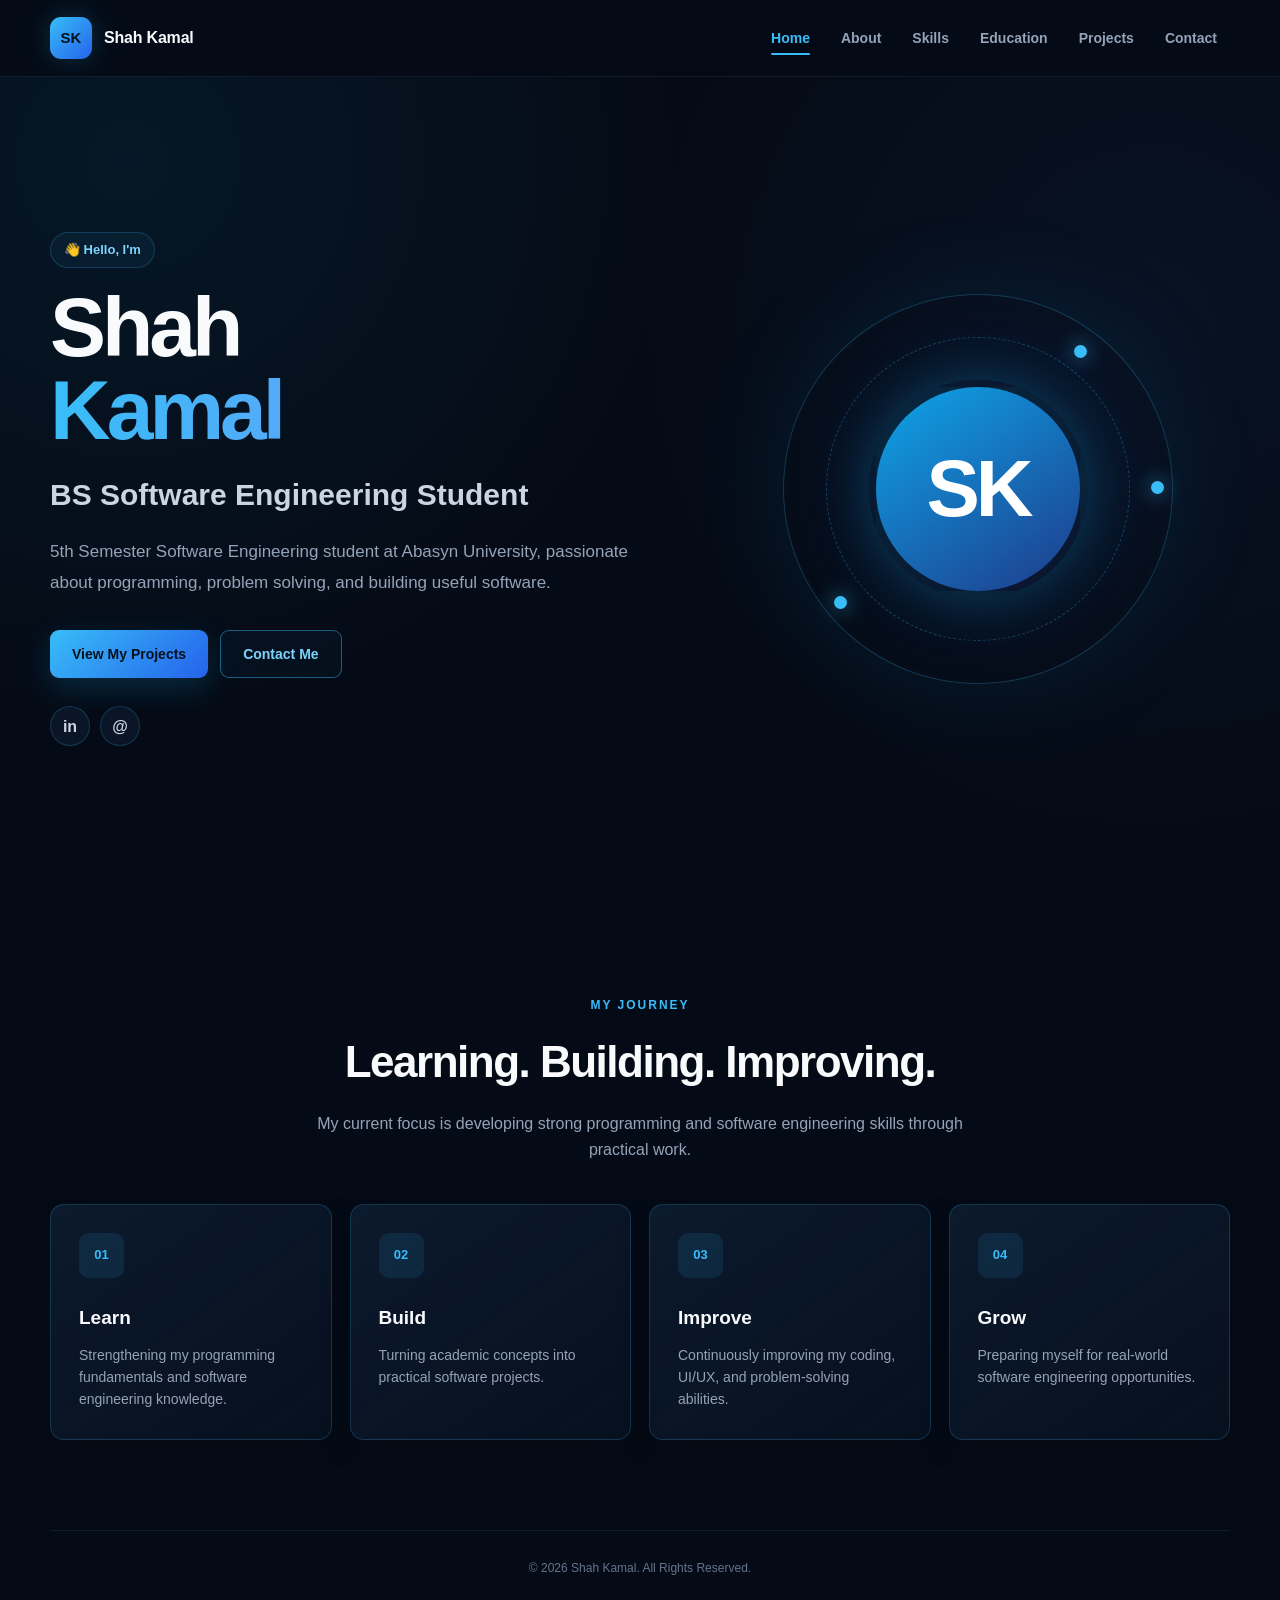
<file: index.html>
<!DOCTYPE html>
<html lang="en">
<head>
    <meta charset="UTF-8">
    <meta name="viewport" content="width=device-width, initial-scale=1.0">

    <meta name="description"
        content="Portfolio of Shak Kamal, BS Software Engineering student at Abbasi University.">

    <title>Shah Kamal | Software Engineering Student</title>

    <link rel="stylesheet" href="style.css">
</head>

<body>

    <!-- Navigation -->
    <header class="header">
        <nav class="navbar">

            <a href="index.html" class="logo">
                <span>SK</span>
                <strong>Shah Kamal</strong>
            </a>

            <button class="menu-toggle" id="menuToggle" aria-label="Open navigation menu">
                ☰
            </button>

            <ul class="nav-links" id="navLinks">
                <li><a class="active" href="index.html">Home</a></li>
                <li><a href="about.html">About</a></li>
                <li><a href="skills.html">Skills</a></li>
                <li><a href="education.html">Education</a></li>
                <li><a href="projects.html">Projects</a></li>
                <li><a href="contact.html">Contact</a></li>
            </ul>

        </nav>
    </header>


    <!-- Main -->
    <main>

        <section class="hero">

            <div class="hero-content">

                <p class="eyebrow">👋 Hello, I'm</p>

                <h1>
                    Shah <span>Kamal</span>
                </h1>

                <h2>BS Software Engineering Student</h2>

                <p class="hero-description">
                    5th Semester Software Engineering student at
                    Abasyn University, passionate about programming,
                    problem solving, and building useful software.
                </p>

                <div class="hero-buttons">

                    <a href="projects.html" class="btn btn-primary">
                        View My Projects
                    </a>

                    <a href="contact.html" class="btn btn-outline">
                        Contact Me
                    </a>

                </div>

                <div class="social-links">

                    <a href="https://www.linkedin.com/" target="_blank"
                       rel="noopener noreferrer" aria-label="LinkedIn">
                        in
                    </a>

                    <a href="mailto:kamalakhunzada0987@gmail.com"
                       aria-label="Email">
                        @
                    </a>

                </div>

            </div>


            <div class="hero-visual">

                <div class="profile-orbit">

                    <div class="profile-circle">
                        SK
                    </div>

                    <div class="orbit-dot dot-one"></div>
                    <div class="orbit-dot dot-two"></div>
                    <div class="orbit-dot dot-three"></div>

                </div>

            </div>

        </section>


        <!-- Quick Overview -->
        <section class="section">

            <div class="section-heading center">
                <span class="section-label">MY JOURNEY</span>
                <h2>Learning. Building. Improving.</h2>
                <p>
                    My current focus is developing strong programming
                    and software engineering skills through practical work.
                </p>
            </div>


            <div class="feature-grid">

                <article class="feature-card">
                    <div class="feature-icon">01</div>
                    <h3>Learn</h3>
                    <p>
                        Strengthening my programming fundamentals
                        and software engineering knowledge.
                    </p>
                </article>

                <article class="feature-card">
                    <div class="feature-icon">02</div>
                    <h3>Build</h3>
                    <p>
                        Turning academic concepts into practical
                        software projects.
                    </p>
                </article>

                <article class="feature-card">
                    <div class="feature-icon">03</div>
                    <h3>Improve</h3>
                    <p>
                        Continuously improving my coding, UI/UX,
                        and problem-solving abilities.
                    </p>
                </article>

                <article class="feature-card">
                    <div class="feature-icon">04</div>
                    <h3>Grow</h3>
                    <p>
                        Preparing myself for real-world software
                        engineering opportunities.
                    </p>
                </article>

            </div>

        </section>

    </main>


    <!-- Footer -->
    <footer class="footer">
        <p>© 2026 Shah Kamal. All Rights Reserved.</p>
    </footer>


    <script src="script.js"></script>

</body>
</html>
</file>
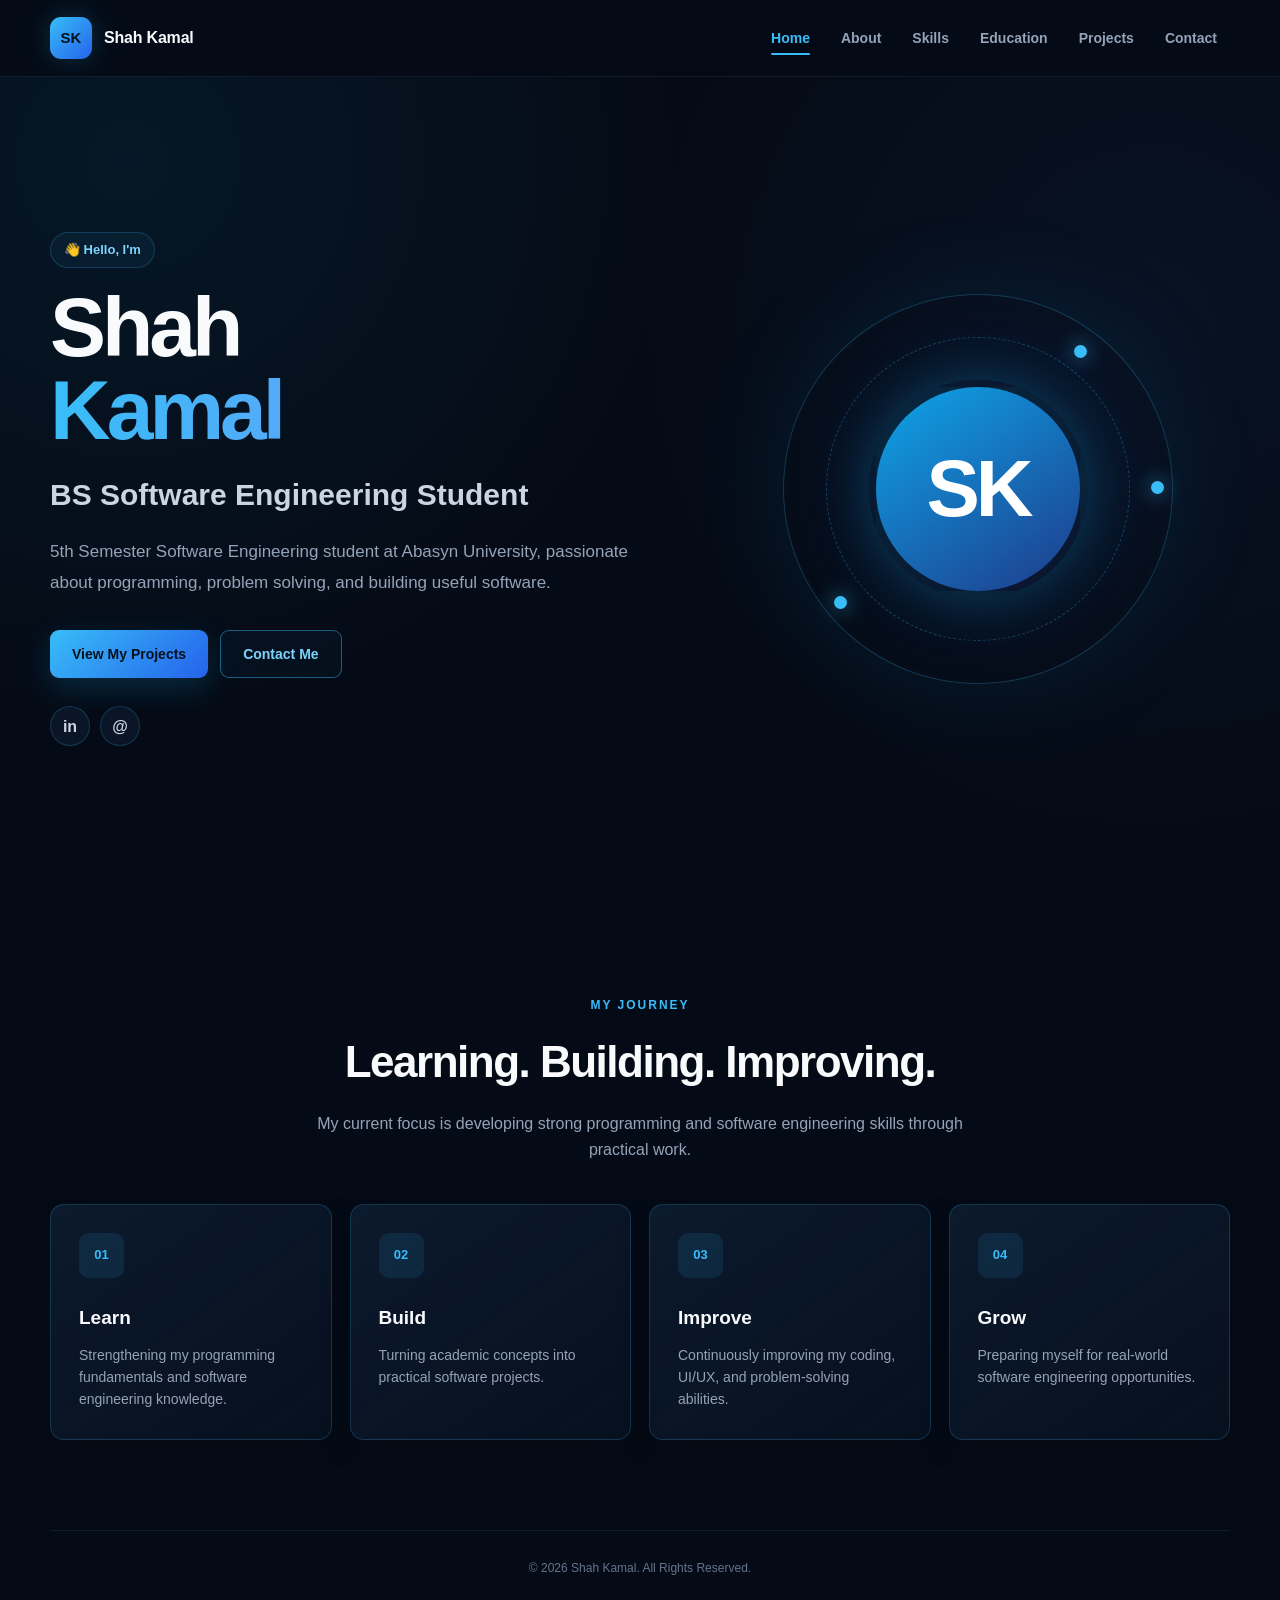
<file: my-portfolio/index.html>
<!DOCTYPE html>
<html lang="en">
<head>
    <meta charset="UTF-8">
    <meta name="viewport" content="width=device-width, initial-scale=1.0">

    <meta name="description"
        content="Portfolio of Shak Kamal, BS Software Engineering student at Abbasi University.">

    <title>Shah Kamal | Software Engineering Student</title>

    <link rel="stylesheet" href="style.css">
</head>

<body>

    <!-- Navigation -->
    <header class="header">
        <nav class="navbar">

            <a href="index.html" class="logo">
                <span>SK</span>
                <strong>Shah Kamal</strong>
            </a>

            <button class="menu-toggle" id="menuToggle" aria-label="Open navigation menu">
                ☰
            </button>

            <ul class="nav-links" id="navLinks">
                <li><a class="active" href="index.html">Home</a></li>
                <li><a href="about.html">About</a></li>
                <li><a href="skills.html">Skills</a></li>
                <li><a href="education.html">Education</a></li>
                <li><a href="projects.html">Projects</a></li>
                <li><a href="contact.html">Contact</a></li>
            </ul>

        </nav>
    </header>


    <!-- Main -->
    <main>

        <section class="hero">

            <div class="hero-content">

                <p class="eyebrow">👋 Hello, I'm</p>

                <h1>
                    Shah <span>Kamal</span>
                </h1>

                <h2>BS Software Engineering Student</h2>

                <p class="hero-description">
                    5th Semester Software Engineering student at
                    Abasyn University, passionate about programming,
                    problem solving, and building useful software.
                </p>

                <div class="hero-buttons">

                    <a href="projects.html" class="btn btn-primary">
                        View My Projects
                    </a>

                    <a href="contact.html" class="btn btn-outline">
                        Contact Me
                    </a>

                </div>

                <div class="social-links">

                    <a href="https://www.linkedin.com/" target="_blank"
                       rel="noopener noreferrer" aria-label="LinkedIn">
                        in
                    </a>

                    <a href="mailto:kamalakhunzada0987@gmail.com"
                       aria-label="Email">
                        @
                    </a>

                </div>

            </div>


            <div class="hero-visual">

                <div class="profile-orbit">

                    <div class="profile-circle">
                        SK
                    </div>

                    <div class="orbit-dot dot-one"></div>
                    <div class="orbit-dot dot-two"></div>
                    <div class="orbit-dot dot-three"></div>

                </div>

            </div>

        </section>


        <!-- Quick Overview -->
        <section class="section">

            <div class="section-heading center">
                <span class="section-label">MY JOURNEY</span>
                <h2>Learning. Building. Improving.</h2>
                <p>
                    My current focus is developing strong programming
                    and software engineering skills through practical work.
                </p>
            </div>


            <div class="feature-grid">

                <article class="feature-card">
                    <div class="feature-icon">01</div>
                    <h3>Learn</h3>
                    <p>
                        Strengthening my programming fundamentals
                        and software engineering knowledge.
                    </p>
                </article>

                <article class="feature-card">
                    <div class="feature-icon">02</div>
                    <h3>Build</h3>
                    <p>
                        Turning academic concepts into practical
                        software projects.
                    </p>
                </article>

                <article class="feature-card">
                    <div class="feature-icon">03</div>
                    <h3>Improve</h3>
                    <p>
                        Continuously improving my coding, UI/UX,
                        and problem-solving abilities.
                    </p>
                </article>

                <article class="feature-card">
                    <div class="feature-icon">04</div>
                    <h3>Grow</h3>
                    <p>
                        Preparing myself for real-world software
                        engineering opportunities.
                    </p>
                </article>

            </div>

        </section>

    </main>


    <!-- Footer -->
    <footer class="footer">
        <p>© 2026 Shah Kamal. All Rights Reserved.</p>
    </footer>


    <script src="script.js"></script>

</body>
</html>
</file>
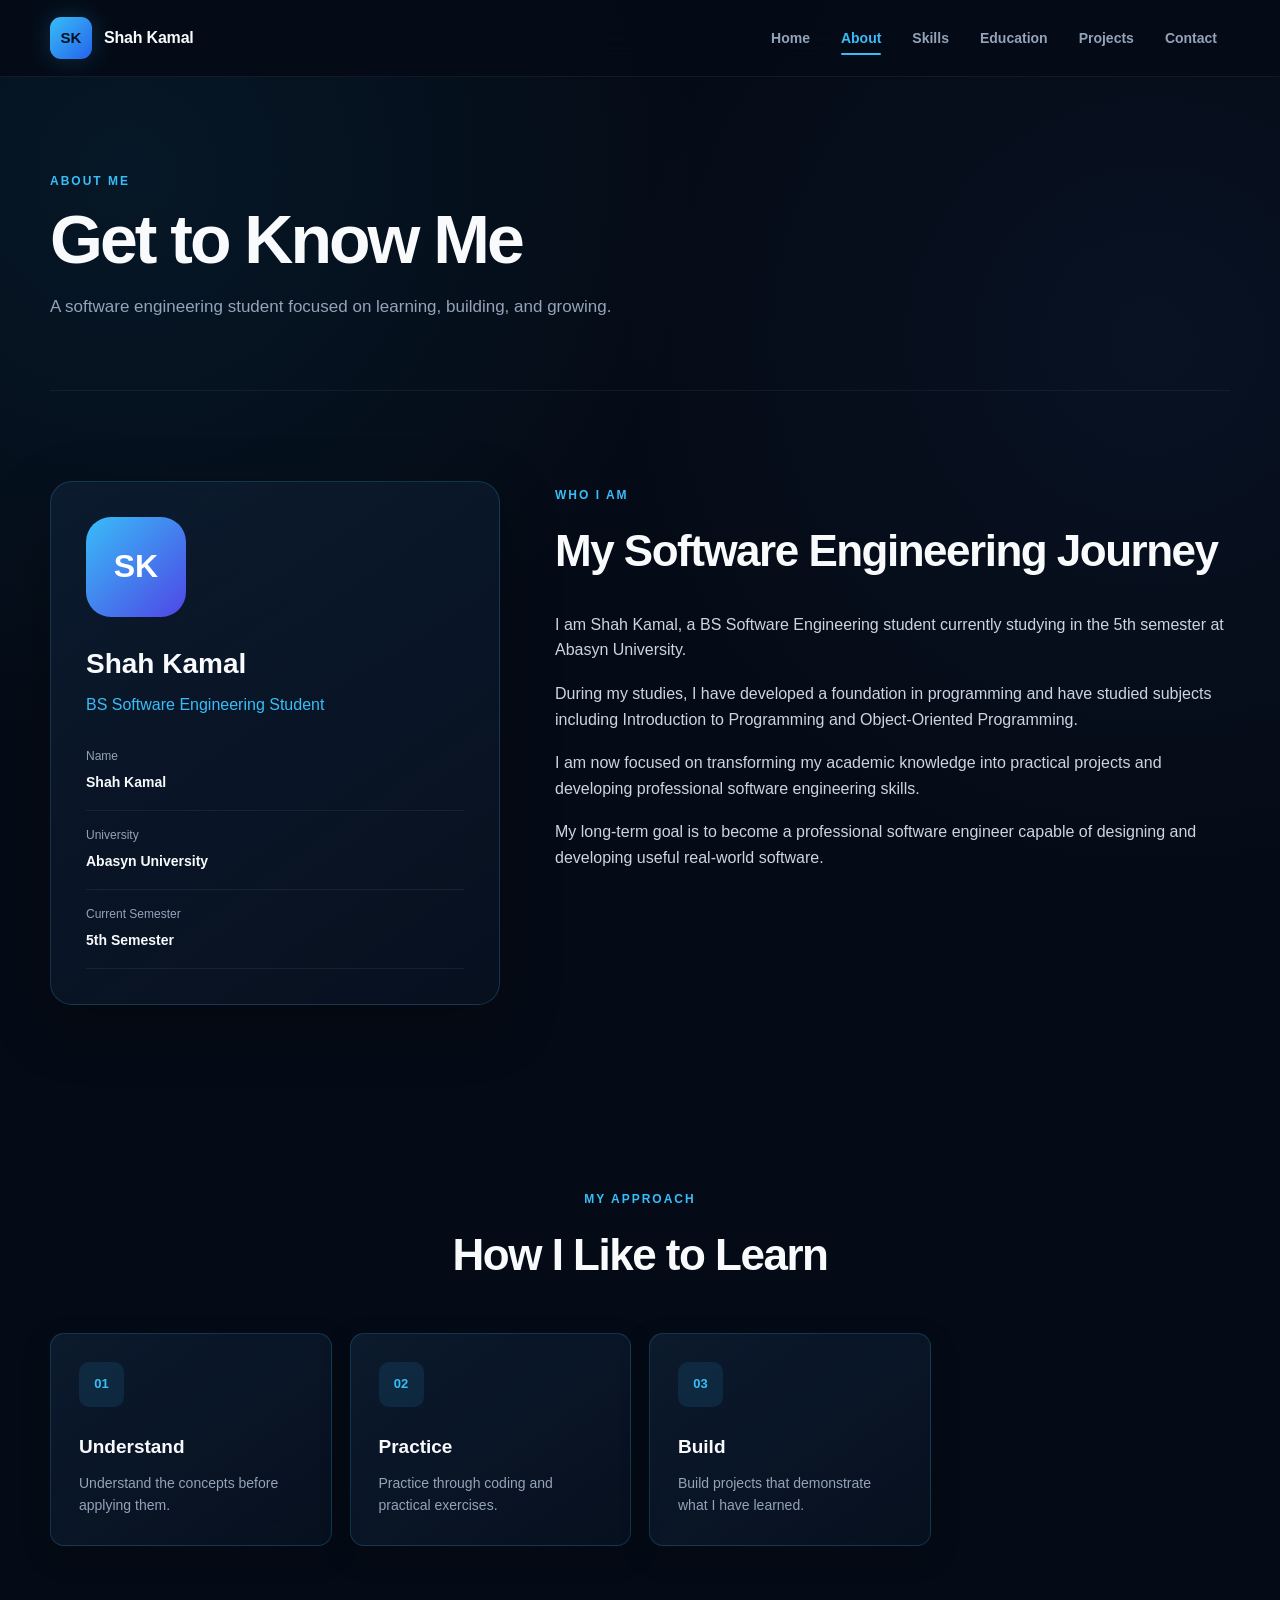
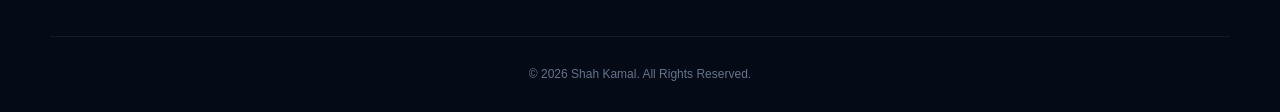
<file: about.html>
<!DOCTYPE html>
<html lang="en">
<head>
    <meta charset="UTF-8">
    <meta name="viewport" content="width=device-width, initial-scale=1.0">

    <meta name="description"
        content="About Shah Kamal, a BS Software Engineering student.">

    <title>About | Shah Kamal</title>

    <link rel="stylesheet" href="style.css">
</head>

<body>

    <header class="header">
        <nav class="navbar">

            <a href="index.html" class="logo">
                <span>SK</span>
                <strong>Shah Kamal</strong>
            </a>

            <button class="menu-toggle" id="menuToggle" aria-label="Open navigation menu">
                ☰
            </button>

            <ul class="nav-links" id="navLinks">
                <li><a href="index.html">Home</a></li>
                <li><a class="active" href="about.html">About</a></li>
                <li><a href="skills.html">Skills</a></li>
                <li><a href="education.html">Education</a></li>
                <li><a href="projects.html">Projects</a></li>
                <li><a href="contact.html">Contact</a></li>
            </ul>

        </nav>
    </header>


    <main>

        <section class="page-hero">
            <span class="section-label">ABOUT ME</span>
            <h1>Get to Know Me</h1>
            <p>
                A software engineering student focused on learning,
                building, and growing.
            </p>
        </section>


        <section class="section">

            <div class="about-layout">

                <div class="about-card">

                    <div class="about-avatar">
                        SK
                    </div>

                    <h2>Shah Kamal</h2>

                    <p class="role">
                        BS Software Engineering Student
                    </p>

                    <div class="info-list">

                        <div>
                            <span>Name</span>
                            <strong>Shah Kamal</strong>
                        </div>

                        <div>
                            <span>University</span>
                            <strong>Abasyn University</strong>
                        </div>

                        <div>
                            <span>Current Semester</span>
                            <strong>5th Semester</strong>
                        </div>

                    </div>

                </div>


                <div class="about-text">

                    <span class="section-label">WHO I AM</span>

                    <h2>My Software Engineering Journey</h2>

                    <p>
                        I am Shah Kamal, a BS Software Engineering
                        student currently studying in the 5th semester
                        at Abasyn University.
                    </p>

                    <p>
                        During my studies, I have developed a foundation
                        in programming and have studied subjects including
                        Introduction to Programming and Object-Oriented
                        Programming.
                    </p>

                    <p>
                        I am now focused on transforming my academic
                        knowledge into practical projects and developing
                        professional software engineering skills.
                    </p>

                    <p>
                        My long-term goal is to become a professional
                        software engineer capable of designing and
                        developing useful real-world software.
                    </p>

                </div>

            </div>

        </section>


        <section class="section">

            <div class="section-heading center">
                <span class="section-label">MY APPROACH</span>
                <h2>How I Like to Learn</h2>
            </div>

            <div class="feature-grid">

                <article class="feature-card">
                    <div class="feature-icon">01</div>
                    <h3>Understand</h3>
                    <p>
                        Understand the concepts before applying them.
                    </p>
                </article>

                <article class="feature-card">
                    <div class="feature-icon">02</div>
                    <h3>Practice</h3>
                    <p>
                        Practice through coding and practical exercises.
                    </p>
                </article>

                <article class="feature-card">
                    <div class="feature-icon">03</div>
                    <h3>Build</h3>
                    <p>
                        Build projects that demonstrate what I have learned.
                    </p>
                </article>

            </div>

        </section>

    </main>


    <footer class="footer">
        <p>© 2026 Shah Kamal. All Rights Reserved.</p>
    </footer>


    <script src="script.js"></script>

</body>
</html>
</file>
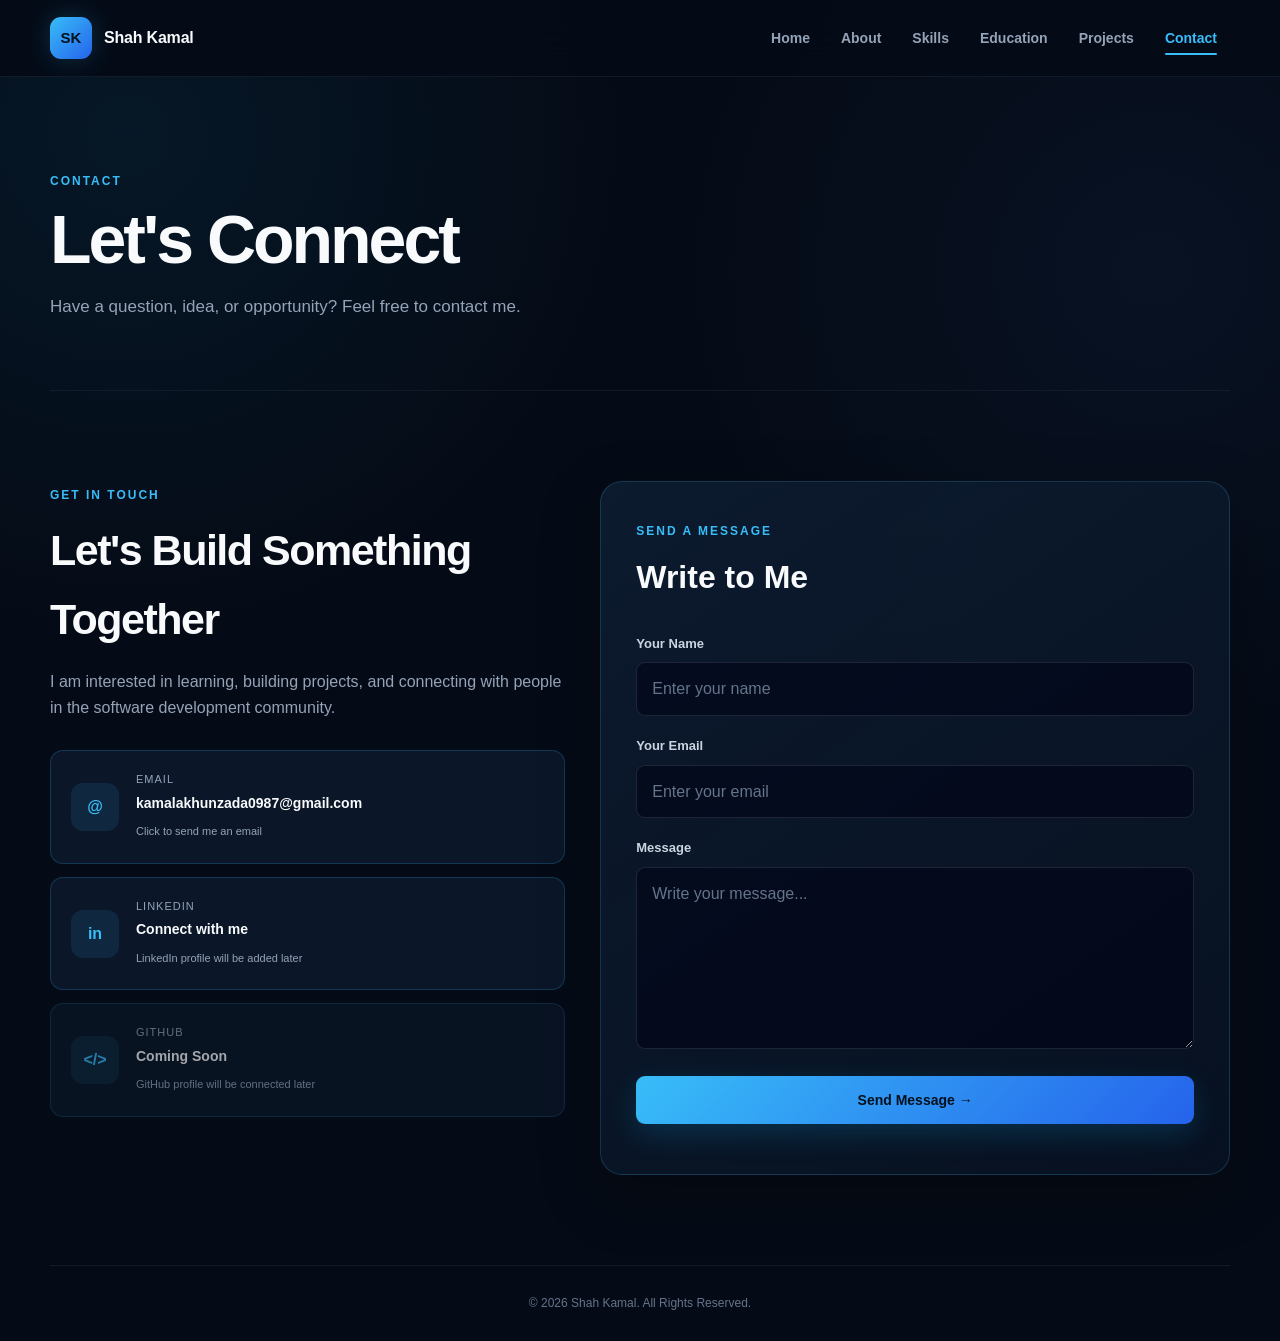
<file: contact.html>
<!DOCTYPE html>
<html lang="en">
<head>
    <meta charset="UTF-8">
    <meta name="viewport" content="width=device-width, initial-scale=1.0">

    <meta name="description"
        content="Contact Shak Kamal.">

    <title>Contact | Shah Kamal</title>

    <link rel="stylesheet" href="style.css">
</head>

<body>

    <header class="header">

        <nav class="navbar">

            <a href="index.html" class="logo">
                <span>SK</span>
                <strong>Shah Kamal</strong>
            </a>

            <button class="menu-toggle" id="menuToggle" aria-label="Open navigation menu">
                ☰
            </button>

            <ul class="nav-links" id="navLinks">
                <li><a href="index.html">Home</a></li>
                <li><a href="about.html">About</a></li>
                <li><a href="skills.html">Skills</a></li>
                <li><a href="education.html">Education</a></li>
                <li><a href="projects.html">Projects</a></li>
                <li><a class="active" href="contact.html">Contact</a></li>
            </ul>

        </nav>

    </header>


    <main>

        <section class="page-hero">

            <span class="section-label">CONTACT</span>

            <h1>Let's Connect</h1>

            <p>
                Have a question, idea, or opportunity?
                Feel free to contact me.
            </p>

        </section>


        <section class="section contact-layout">


            <!-- Contact Information -->

            <div class="contact-information">

                <span class="section-label">
                    GET IN TOUCH
                </span>

                <h2>Let's Build Something Together</h2>

                <p>
                    I am interested in learning, building projects,
                    and connecting with people in the software
                    development community.
                </p>


                <!-- Email -->

                <a
                    href="mailto:kamalakhunzada0987@gmail.com"
                    class="contact-card"
                >

                    <div class="contact-icon">
                        @
                    </div>

                    <div>
                        <span>Email</span>

                        <strong>
                            kamalakhunzada0987@gmail.com
                        </strong>

                        <small>
                            Click to send me an email
                        </small>
                    </div>

                </a>


                <!-- LinkedIn -->

                <a
                    href="https://www.linkedin.com/"
                    target="_blank"
                    rel="noopener noreferrer"
                    class="contact-card"
                >

                    <div class="contact-icon">
                        in
                    </div>

                    <div>
                        <span>LinkedIn</span>

                        <strong>Connect with me</strong>

                        <small>
                            LinkedIn profile will be added later
                        </small>
                    </div>

                </a>


                <!-- GitHub -->

                <div class="contact-card disabled-card">

                    <div class="contact-icon">
                        &lt;/&gt;
                    </div>

                    <div>
                        <span>GitHub</span>

                        <strong>Coming Soon</strong>

                        <small>
                            GitHub profile will be connected later
                        </small>
                    </div>

                </div>

            </div>


            <!-- Contact Form -->

            <div class="contact-form-wrapper">

                <span class="section-label">
                    SEND A MESSAGE
                </span>

                <h2>Write to Me</h2>

                <form id="contactForm">

                    <div class="form-group">

                        <label for="name">
                            Your Name
                        </label>

                        <input
                            type="text"
                            id="name"
                            name="name"
                            placeholder="Enter your name"
                            required
                        >

                    </div>


                    <div class="form-group">

                        <label for="email">
                            Your Email
                        </label>

                        <input
                            type="email"
                            id="email"
                            name="email"
                            placeholder="Enter your email"
                            required
                        >

                    </div>


                    <div class="form-group">

                        <label for="message">
                            Message
                        </label>

                        <textarea
                            id="message"
                            name="message"
                            rows="6"
                            placeholder="Write your message..."
                            required
                        ></textarea>

                    </div>


                    <button
                        type="submit"
                        class="btn btn-primary form-button"
                    >
                        Send Message →
                    </button>

                    <p id="formMessage" class="form-message"></p>

                </form>

            </div>

        </section>

    </main>


    <footer class="footer">
        <p>© 2026 Shah Kamal. All Rights Reserved.</p>
    </footer>


    <script src="script.js"></script>

</body>
</html>
</file>
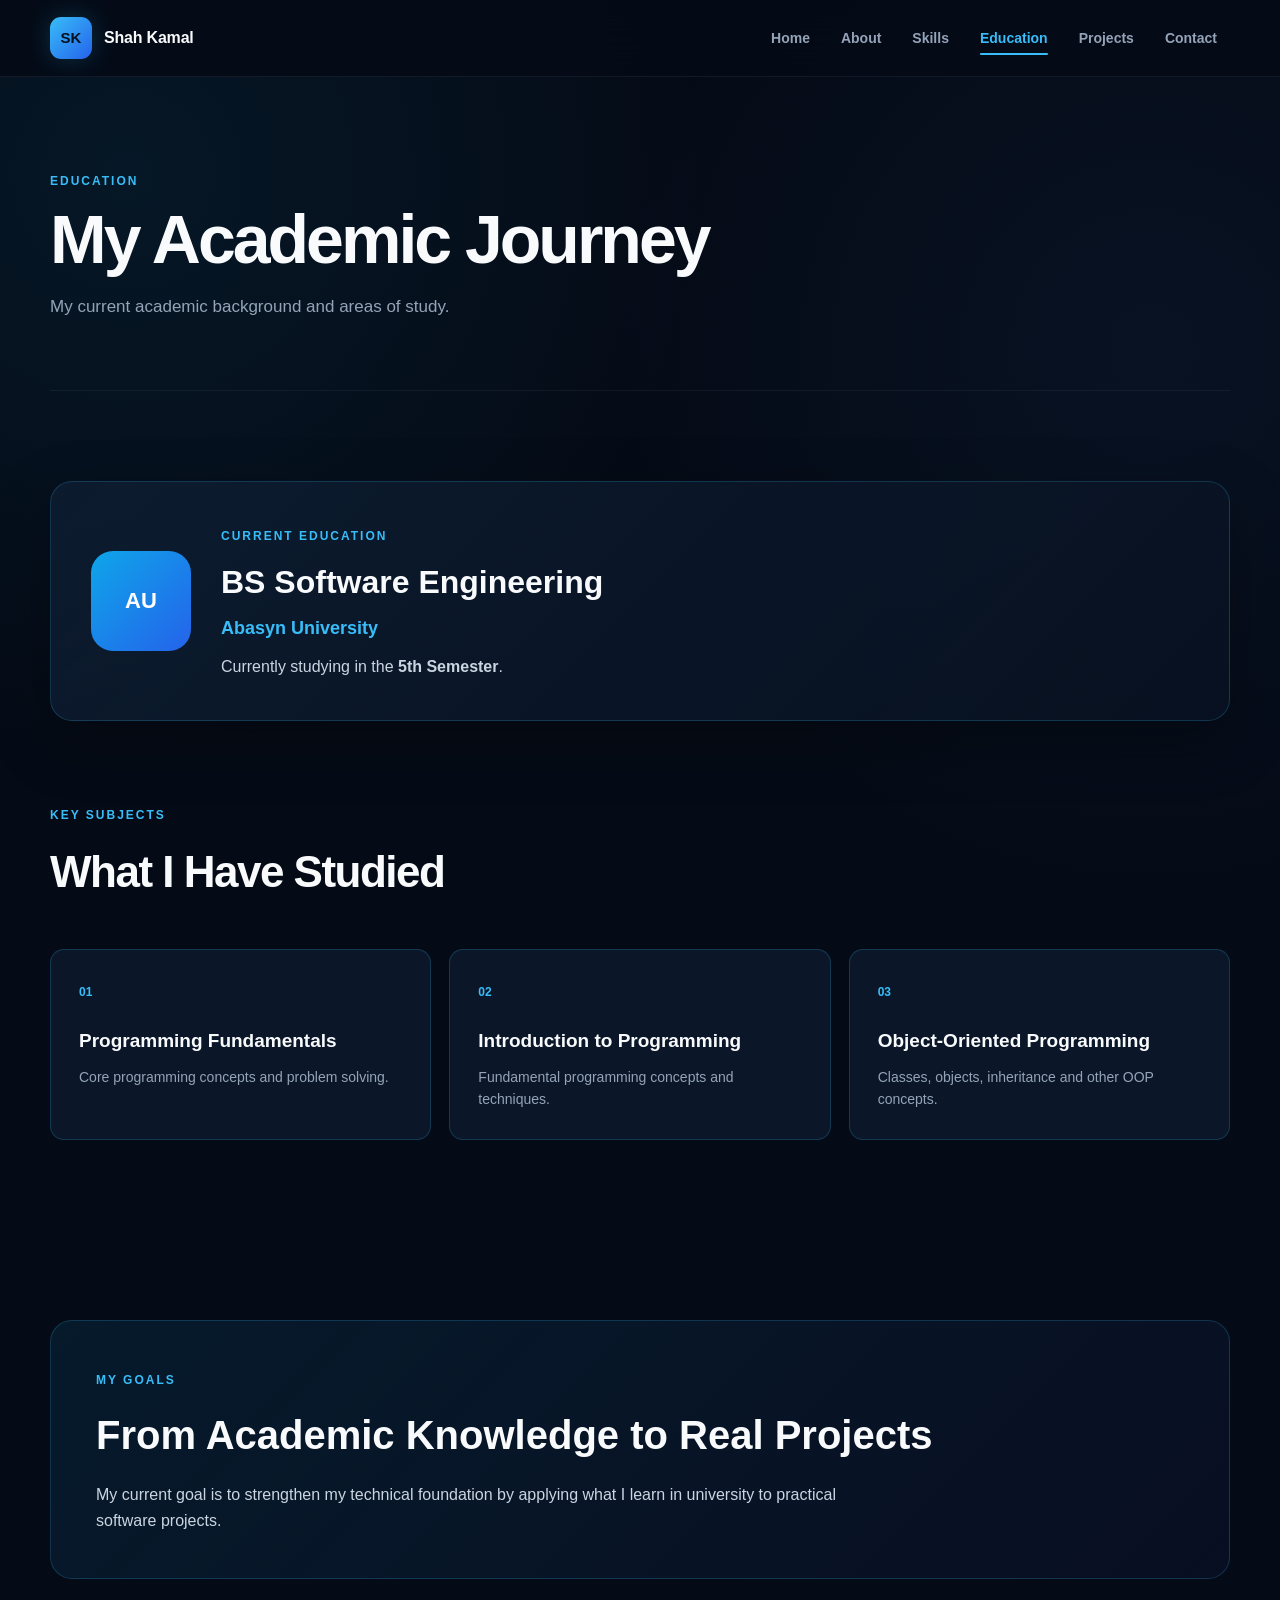
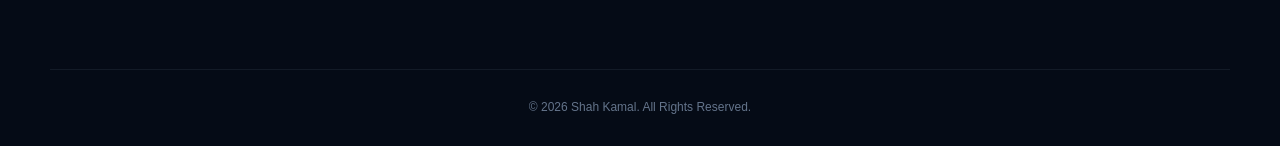
<file: education.html>
<!DOCTYPE html>
<html lang="en">
<head>
    <meta charset="UTF-8">
    <meta name="viewport" content="width=device-width, initial-scale=1.0">

    <title>Education | Shah Kamal</title>

    <link rel="stylesheet" href="style.css">
</head>

<body>

    <header class="header">

        <nav class="navbar">

            <a href="index.html" class="logo">
                <span>SK</span>
                <strong>Shah Kamal</strong>
            </a>

            <button class="menu-toggle" id="menuToggle" aria-label="Open navigation menu">
                ☰
            </button>

            <ul class="nav-links" id="navLinks">
                <li><a href="index.html">Home</a></li>
                <li><a href="about.html">About</a></li>
                <li><a href="skills.html">Skills</a></li>
                <li><a class="active" href="education.html">Education</a></li>
                <li><a href="projects.html">Projects</a></li>
                <li><a href="contact.html">Contact</a></li>
            </ul>

        </nav>

    </header>


    <main>

        <section class="page-hero">

            <span class="section-label">EDUCATION</span>

            <h1>My Academic Journey</h1>

            <p>
                My current academic background and areas of study.
            </p>

        </section>


        <section class="section">

            <div class="education-main-card">

                <div class="education-icon">
                    AU
                </div>

                <div class="education-details">

                    <span class="section-label">
                        CURRENT EDUCATION
                    </span>

                    <h2>BS Software Engineering</h2>

                    <h3>Abasyn University</h3>

                    <p>
                        Currently studying in the
                        <strong>5th Semester</strong>.
                    </p>

                </div>

            </div>


            <div class="section-heading">

                <span class="section-label">KEY SUBJECTS</span>

                <h2>What I Have Studied</h2>

            </div>


            <div class="subject-grid">

                <article class="subject-card">
                    <span>01</span>
                    <h3>Programming Fundamentals</h3>
                    <p>
                        Core programming concepts and problem solving.
                    </p>
                </article>

                <article class="subject-card">
                    <span>02</span>
                    <h3>Introduction to Programming</h3>
                    <p>
                        Fundamental programming concepts and techniques.
                    </p>
                </article>

                <article class="subject-card">
                    <span>03</span>
                    <h3>Object-Oriented Programming</h3>
                    <p>
                        Classes, objects, inheritance and other
                        OOP concepts.
                    </p>
                </article>

            </div>

        </section>


        <section class="section">

            <div class="goal-card">

                <span class="section-label">MY GOALS</span>

                <h2>From Academic Knowledge to Real Projects</h2>

                <p>
                    My current goal is to strengthen my technical
                    foundation by applying what I learn in university
                    to practical software projects.
                </p>

            </div>

        </section>

    </main>


    <footer class="footer">
        <p>© 2026 Shah Kamal. All Rights Reserved.</p>
    </footer>


    <script src="script.js"></script>

</body>
</html>
</file>
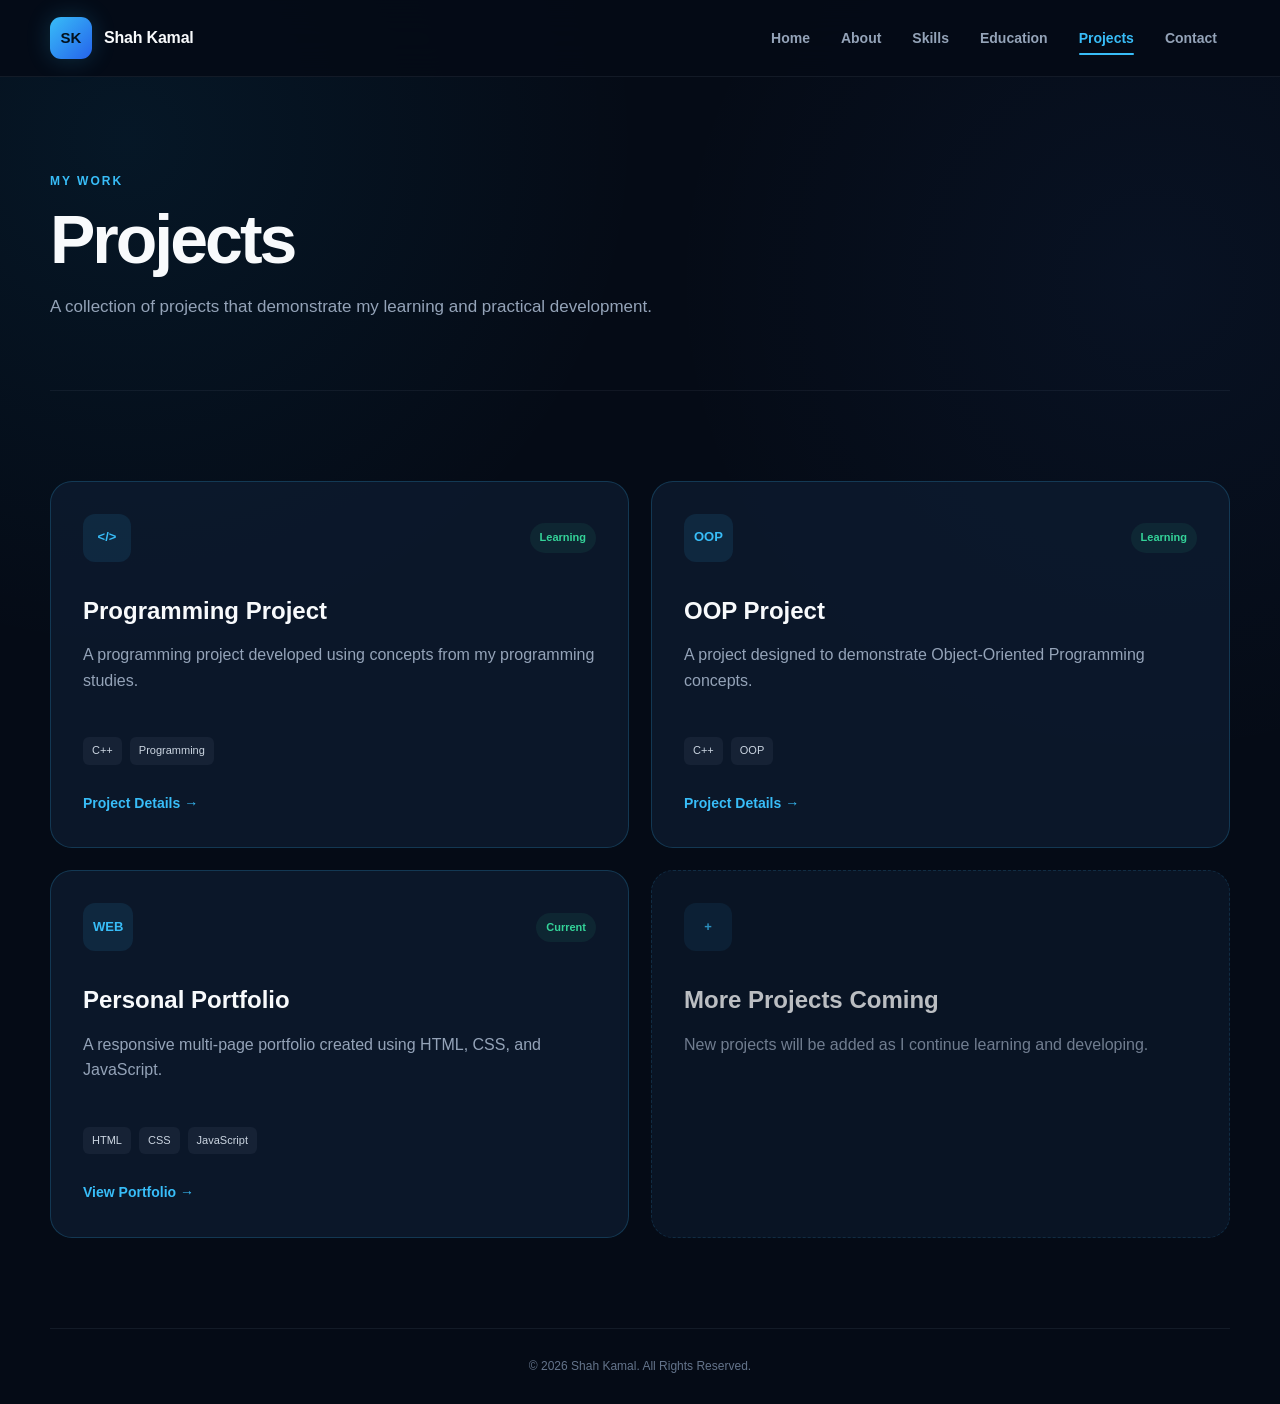
<file: projects.html>
<!DOCTYPE html>
<html lang="en">
<head>
    <meta charset="UTF-8">
    <meta name="viewport" content="width=device-width, initial-scale=1.0">

    <meta name="description"
        content="Projects by Shak Kamal.">

    <title>Projects | Shah Kamal</title>

    <link rel="stylesheet" href="style.css">
</head>

<body>

    <header class="header">

        <nav class="navbar">

            <a href="index.html" class="logo">
                <span>SK</span>
                <strong>Shah Kamal</strong>
            </a>

            <button class="menu-toggle" id="menuToggle" aria-label="Open navigation menu">
                ☰
            </button>

            <ul class="nav-links" id="navLinks">
                <li><a href="index.html">Home</a></li>
                <li><a href="about.html">About</a></li>
                <li><a href="skills.html">Skills</a></li>
                <li><a href="education.html">Education</a></li>
                <li><a class="active" href="projects.html">Projects</a></li>
                <li><a href="contact.html">Contact</a></li>
            </ul>

        </nav>

    </header>


    <main>

        <section class="page-hero">

            <span class="section-label">MY WORK</span>

            <h1>Projects</h1>

            <p>
                A collection of projects that demonstrate my
                learning and practical development.
            </p>

        </section>


        <section class="section">

            <div class="projects-grid">

                <article class="project-card-large">

                    <div class="project-top">
                        <span class="project-icon">&lt;/&gt;</span>
                        <span class="project-status">Learning</span>
                    </div>

                    <h2>Programming Project</h2>

                    <p>
                        A programming project developed using concepts
                        from my programming studies.
                    </p>

                    <div class="project-tags">
                        <span>C++</span>
                        <span>Programming</span>
                    </div>

                    <a href="#" class="project-button">
                        Project Details →
                    </a>

                </article>


                <article class="project-card-large">

                    <div class="project-top">
                        <span class="project-icon">OOP</span>
                        <span class="project-status">Learning</span>
                    </div>

                    <h2>OOP Project</h2>

                    <p>
                        A project designed to demonstrate
                        Object-Oriented Programming concepts.
                    </p>

                    <div class="project-tags">
                        <span>C++</span>
                        <span>OOP</span>
                    </div>

                    <a href="#" class="project-button">
                        Project Details →
                    </a>

                </article>


                <article class="project-card-large">

                    <div class="project-top">
                        <span class="project-icon">WEB</span>
                        <span class="project-status">Current</span>
                    </div>

                    <h2>Personal Portfolio</h2>

                    <p>
                        A responsive multi-page portfolio created
                        using HTML, CSS, and JavaScript.
                    </p>

                    <div class="project-tags">
                        <span>HTML</span>
                        <span>CSS</span>
                        <span>JavaScript</span>
                    </div>

                    <a href="index.html" class="project-button">
                        View Portfolio →
                    </a>

                </article>


                <article class="project-card-large coming-soon">

                    <div class="project-top">
                        <span class="project-icon">+</span>
                    </div>

                    <h2>More Projects Coming</h2>

                    <p>
                        New projects will be added as I continue
                        learning and developing.
                    </p>

                </article>

            </div>

        </section>

    </main>


    <footer class="footer">
        <p>© 2026 Shah Kamal. All Rights Reserved.</p>
    </footer>


    <script src="script.js"></script>

</body>
</html>
</file>
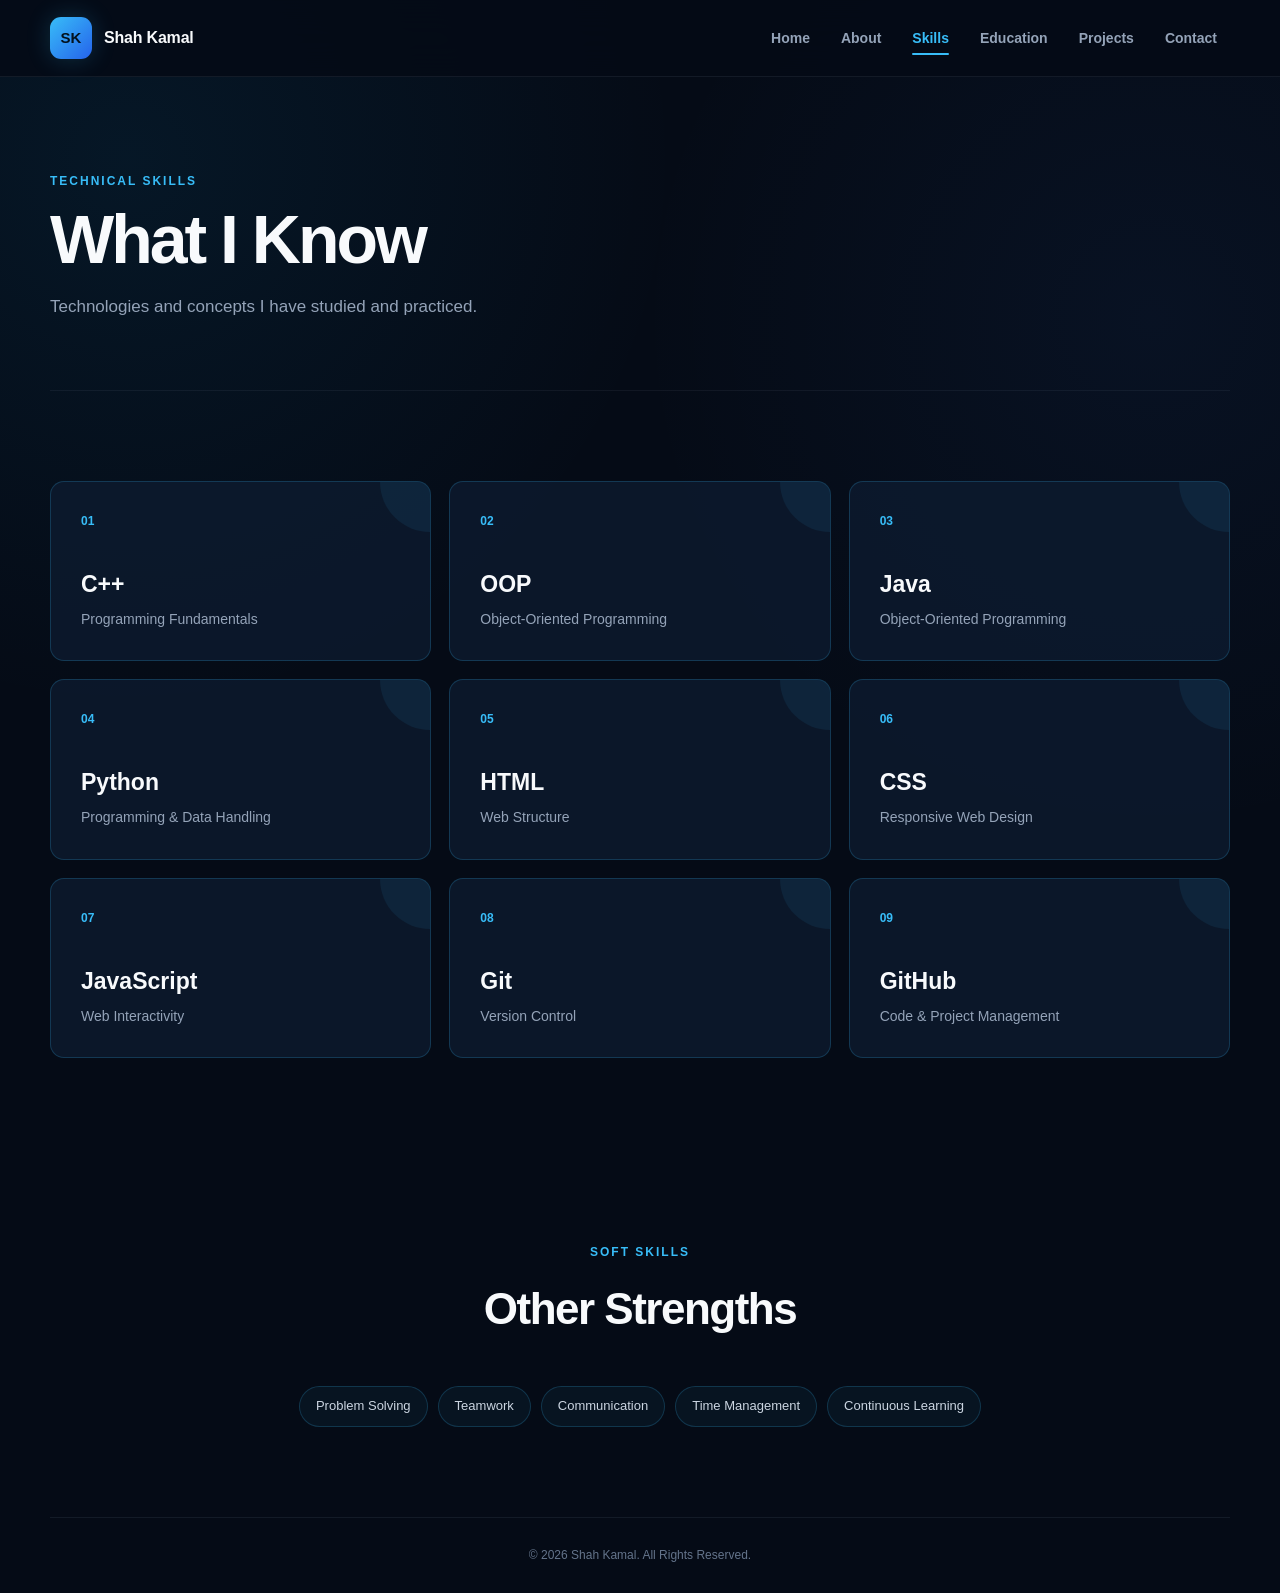
<file: skills.html>
<!DOCTYPE html>
<html lang="en">
<head>
    <meta charset="UTF-8">
    <meta name="viewport" content="width=device-width, initial-scale=1.0">

    <meta name="description"
        content="Technical skills of Shak Kamal.">

    <title>Skills | Shah Kamal</title>

    <link rel="stylesheet" href="style.css">
</head>

<body>

    <header class="header">

        <nav class="navbar">

            <a href="index.html" class="logo">
                <span>SK</span>
                <strong>Shah Kamal</strong>
            </a>

            <button class="menu-toggle" id="menuToggle" aria-label="Open navigation menu">
                ☰
            </button>

            <ul class="nav-links" id="navLinks">
                <li><a href="index.html">Home</a></li>
                <li><a href="about.html">About</a></li>
                <li><a class="active" href="skills.html">Skills</a></li>
                <li><a href="education.html">Education</a></li>
                <li><a href="projects.html">Projects</a></li>
                <li><a href="contact.html">Contact</a></li>
            </ul>

        </nav>

    </header>


    <main>

        <section class="page-hero">

            <span class="section-label">TECHNICAL SKILLS</span>

            <h1>What I Know</h1>

            <p>
                Technologies and concepts I have studied and practiced.
            </p>

        </section>


        <section class="section">

            <div class="skills-grid">

                <article class="skill-card-large">
                    <div class="skill-number">01</div>
                    <h3>C++</h3>
                    <p>Programming Fundamentals</p>
                </article>

                <article class="skill-card-large">
                    <div class="skill-number">02</div>
                    <h3>OOP</h3>
                    <p>Object-Oriented Programming</p>
                </article>

                <article class="skill-card-large">
                    <div class="skill-number">03</div>
                    <h3>Java</h3>
                    <p>Object-Oriented Programming</p>
                </article>

                <article class="skill-card-large">
                    <div class="skill-number">04</div>
                    <h3>Python</h3>
                    <p>Programming & Data Handling</p>
                </article>

                <article class="skill-card-large">
                    <div class="skill-number">05</div>
                    <h3>HTML</h3>
                    <p>Web Structure</p>
                </article>

                <article class="skill-card-large">
                    <div class="skill-number">06</div>
                    <h3>CSS</h3>
                    <p>Responsive Web Design</p>
                </article>

                <article class="skill-card-large">
                    <div class="skill-number">07</div>
                    <h3>JavaScript</h3>
                    <p>Web Interactivity</p>
                </article>

                <article class="skill-card-large">
                    <div class="skill-number">08</div>
                    <h3>Git</h3>
                    <p>Version Control</p>
                </article>

                <article class="skill-card-large">
                    <div class="skill-number">09</div>
                    <h3>GitHub</h3>
                    <p>Code & Project Management</p>
                </article>

            </div>

        </section>


        <section class="section">

            <div class="section-heading center">

                <span class="section-label">SOFT SKILLS</span>

                <h2>Other Strengths</h2>

            </div>


            <div class="tag-container">

                <span class="skill-tag">Problem Solving</span>
                <span class="skill-tag">Teamwork</span>
                <span class="skill-tag">Communication</span>
                <span class="skill-tag">Time Management</span>
                <span class="skill-tag">Continuous Learning</span>

            </div>

        </section>

    </main>


    <footer class="footer">
        <p>© 2026 Shah Kamal. All Rights Reserved.</p>
    </footer>


    <script src="script.js"></script>

</body>
</html>
</file>
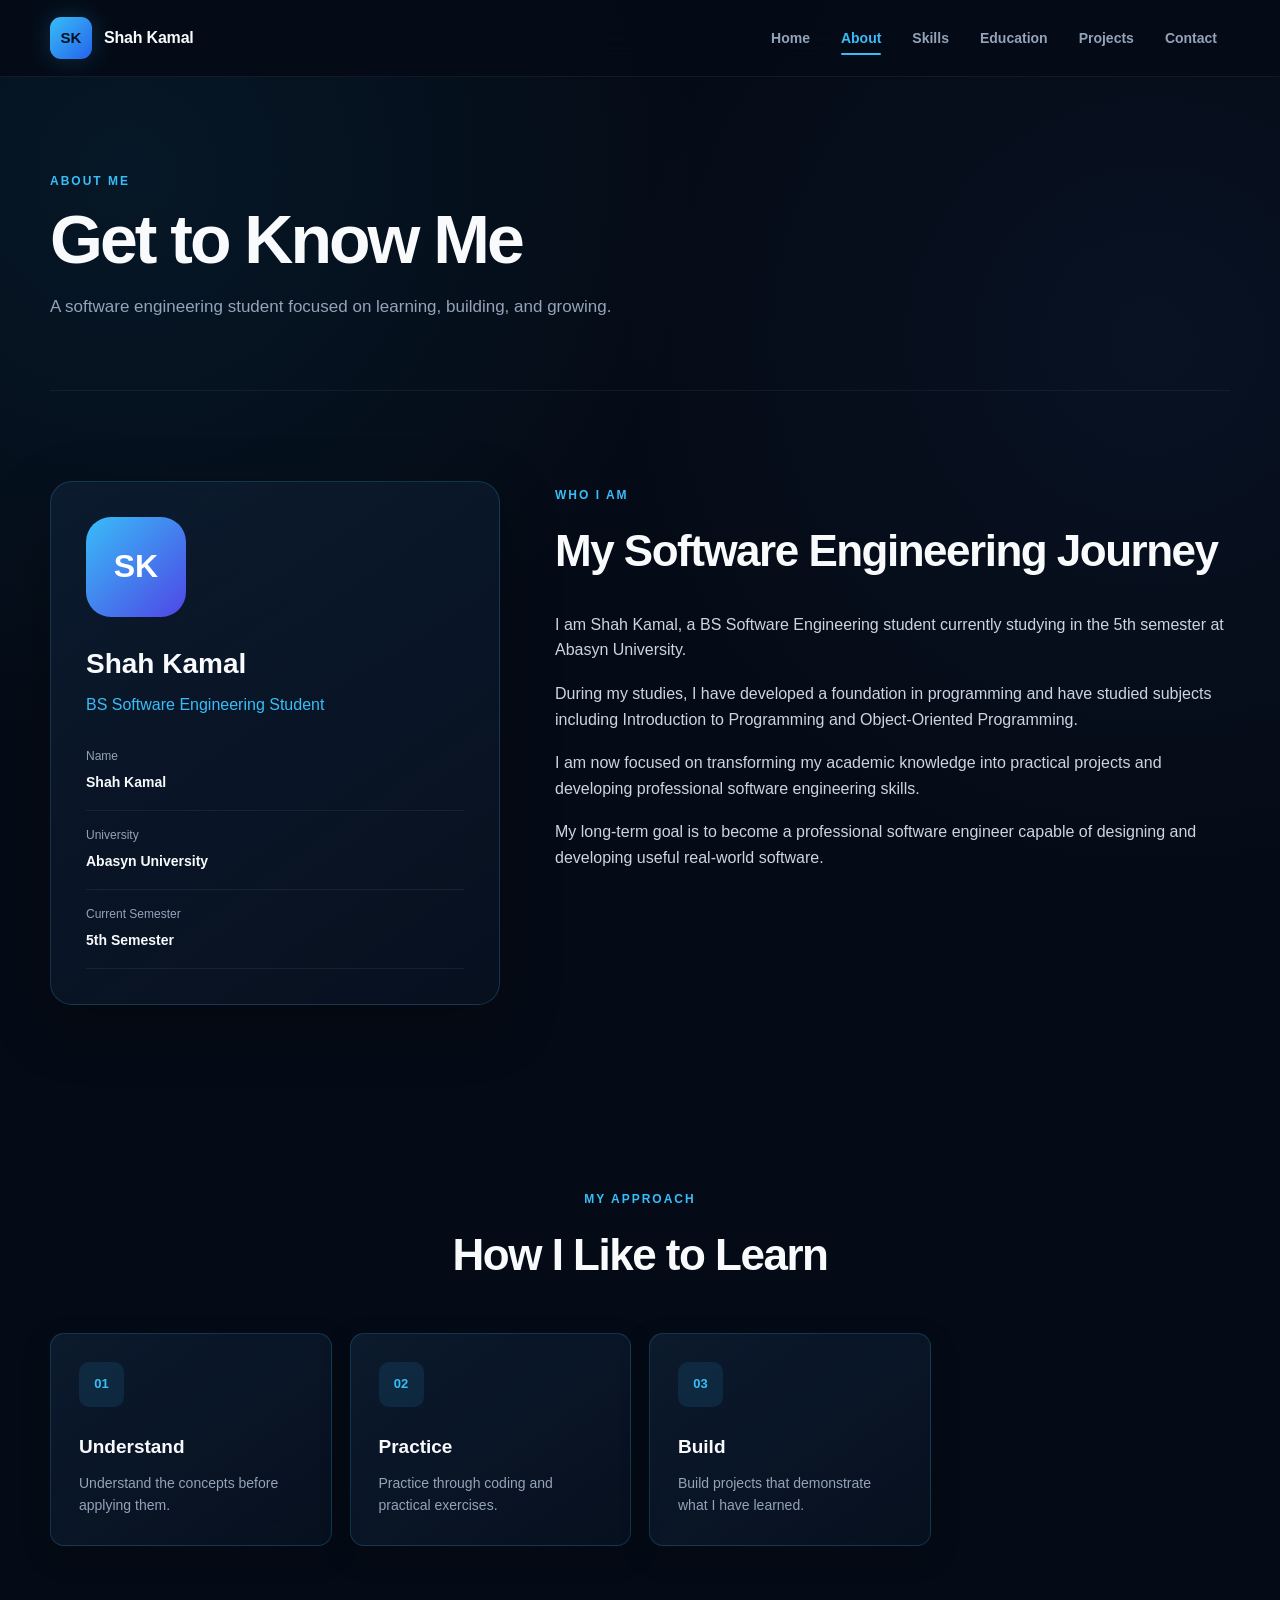
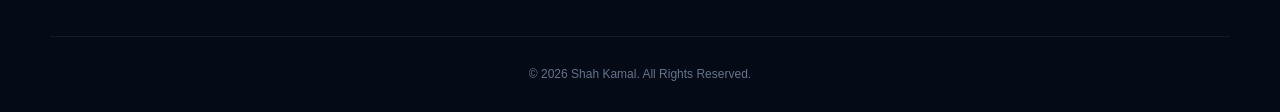
<file: my-portfolio/about.html>
<!DOCTYPE html>
<html lang="en">
<head>
    <meta charset="UTF-8">
    <meta name="viewport" content="width=device-width, initial-scale=1.0">

    <meta name="description"
        content="About Shah Kamal, a BS Software Engineering student.">

    <title>About | Shah Kamal</title>

    <link rel="stylesheet" href="style.css">
</head>

<body>

    <header class="header">
        <nav class="navbar">

            <a href="index.html" class="logo">
                <span>SK</span>
                <strong>Shah Kamal</strong>
            </a>

            <button class="menu-toggle" id="menuToggle" aria-label="Open navigation menu">
                ☰
            </button>

            <ul class="nav-links" id="navLinks">
                <li><a href="index.html">Home</a></li>
                <li><a class="active" href="about.html">About</a></li>
                <li><a href="skills.html">Skills</a></li>
                <li><a href="education.html">Education</a></li>
                <li><a href="projects.html">Projects</a></li>
                <li><a href="contact.html">Contact</a></li>
            </ul>

        </nav>
    </header>


    <main>

        <section class="page-hero">
            <span class="section-label">ABOUT ME</span>
            <h1>Get to Know Me</h1>
            <p>
                A software engineering student focused on learning,
                building, and growing.
            </p>
        </section>


        <section class="section">

            <div class="about-layout">

                <div class="about-card">

                    <div class="about-avatar">
                        SK
                    </div>

                    <h2>Shah Kamal</h2>

                    <p class="role">
                        BS Software Engineering Student
                    </p>

                    <div class="info-list">

                        <div>
                            <span>Name</span>
                            <strong>Shah Kamal</strong>
                        </div>

                        <div>
                            <span>University</span>
                            <strong>Abasyn University</strong>
                        </div>

                        <div>
                            <span>Current Semester</span>
                            <strong>5th Semester</strong>
                        </div>

                    </div>

                </div>


                <div class="about-text">

                    <span class="section-label">WHO I AM</span>

                    <h2>My Software Engineering Journey</h2>

                    <p>
                        I am Shah Kamal, a BS Software Engineering
                        student currently studying in the 5th semester
                        at Abasyn University.
                    </p>

                    <p>
                        During my studies, I have developed a foundation
                        in programming and have studied subjects including
                        Introduction to Programming and Object-Oriented
                        Programming.
                    </p>

                    <p>
                        I am now focused on transforming my academic
                        knowledge into practical projects and developing
                        professional software engineering skills.
                    </p>

                    <p>
                        My long-term goal is to become a professional
                        software engineer capable of designing and
                        developing useful real-world software.
                    </p>

                </div>

            </div>

        </section>


        <section class="section">

            <div class="section-heading center">
                <span class="section-label">MY APPROACH</span>
                <h2>How I Like to Learn</h2>
            </div>

            <div class="feature-grid">

                <article class="feature-card">
                    <div class="feature-icon">01</div>
                    <h3>Understand</h3>
                    <p>
                        Understand the concepts before applying them.
                    </p>
                </article>

                <article class="feature-card">
                    <div class="feature-icon">02</div>
                    <h3>Practice</h3>
                    <p>
                        Practice through coding and practical exercises.
                    </p>
                </article>

                <article class="feature-card">
                    <div class="feature-icon">03</div>
                    <h3>Build</h3>
                    <p>
                        Build projects that demonstrate what I have learned.
                    </p>
                </article>

            </div>

        </section>

    </main>


    <footer class="footer">
        <p>© 2026 Shah Kamal. All Rights Reserved.</p>
    </footer>


    <script src="script.js"></script>

</body>
</html>
</file>
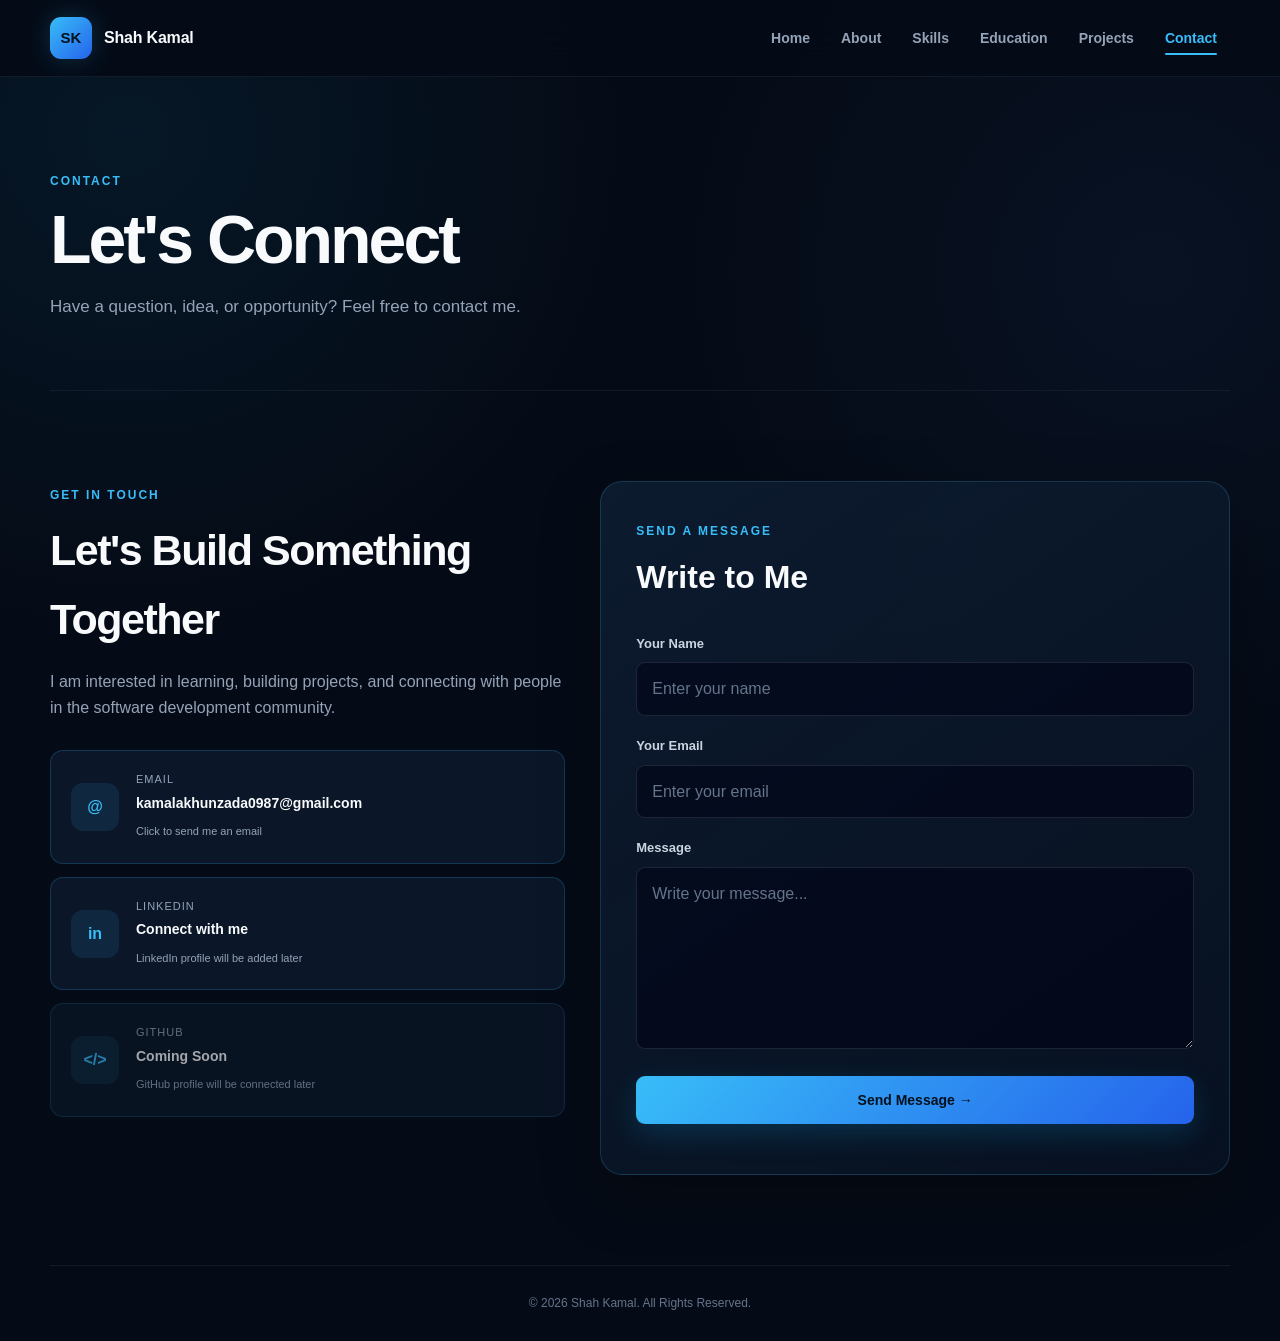
<file: my-portfolio/contact.html>
<!DOCTYPE html>
<html lang="en">
<head>
    <meta charset="UTF-8">
    <meta name="viewport" content="width=device-width, initial-scale=1.0">

    <meta name="description"
        content="Contact Shak Kamal.">

    <title>Contact | Shah Kamal</title>

    <link rel="stylesheet" href="style.css">
</head>

<body>

    <header class="header">

        <nav class="navbar">

            <a href="index.html" class="logo">
                <span>SK</span>
                <strong>Shah Kamal</strong>
            </a>

            <button class="menu-toggle" id="menuToggle" aria-label="Open navigation menu">
                ☰
            </button>

            <ul class="nav-links" id="navLinks">
                <li><a href="index.html">Home</a></li>
                <li><a href="about.html">About</a></li>
                <li><a href="skills.html">Skills</a></li>
                <li><a href="education.html">Education</a></li>
                <li><a href="projects.html">Projects</a></li>
                <li><a class="active" href="contact.html">Contact</a></li>
            </ul>

        </nav>

    </header>


    <main>

        <section class="page-hero">

            <span class="section-label">CONTACT</span>

            <h1>Let's Connect</h1>

            <p>
                Have a question, idea, or opportunity?
                Feel free to contact me.
            </p>

        </section>


        <section class="section contact-layout">


            <!-- Contact Information -->

            <div class="contact-information">

                <span class="section-label">
                    GET IN TOUCH
                </span>

                <h2>Let's Build Something Together</h2>

                <p>
                    I am interested in learning, building projects,
                    and connecting with people in the software
                    development community.
                </p>


                <!-- Email -->

                <a
                    href="mailto:kamalakhunzada0987@gmail.com"
                    class="contact-card"
                >

                    <div class="contact-icon">
                        @
                    </div>

                    <div>
                        <span>Email</span>

                        <strong>
                            kamalakhunzada0987@gmail.com
                        </strong>

                        <small>
                            Click to send me an email
                        </small>
                    </div>

                </a>


                <!-- LinkedIn -->

                <a
                    href="https://www.linkedin.com/"
                    target="_blank"
                    rel="noopener noreferrer"
                    class="contact-card"
                >

                    <div class="contact-icon">
                        in
                    </div>

                    <div>
                        <span>LinkedIn</span>

                        <strong>Connect with me</strong>

                        <small>
                            LinkedIn profile will be added later
                        </small>
                    </div>

                </a>


                <!-- GitHub -->

                <div class="contact-card disabled-card">

                    <div class="contact-icon">
                        &lt;/&gt;
                    </div>

                    <div>
                        <span>GitHub</span>

                        <strong>Coming Soon</strong>

                        <small>
                            GitHub profile will be connected later
                        </small>
                    </div>

                </div>

            </div>


            <!-- Contact Form -->

            <div class="contact-form-wrapper">

                <span class="section-label">
                    SEND A MESSAGE
                </span>

                <h2>Write to Me</h2>

                <form id="contactForm">

                    <div class="form-group">

                        <label for="name">
                            Your Name
                        </label>

                        <input
                            type="text"
                            id="name"
                            name="name"
                            placeholder="Enter your name"
                            required
                        >

                    </div>


                    <div class="form-group">

                        <label for="email">
                            Your Email
                        </label>

                        <input
                            type="email"
                            id="email"
                            name="email"
                            placeholder="Enter your email"
                            required
                        >

                    </div>


                    <div class="form-group">

                        <label for="message">
                            Message
                        </label>

                        <textarea
                            id="message"
                            name="message"
                            rows="6"
                            placeholder="Write your message..."
                            required
                        ></textarea>

                    </div>


                    <button
                        type="submit"
                        class="btn btn-primary form-button"
                    >
                        Send Message →
                    </button>

                    <p id="formMessage" class="form-message"></p>

                </form>

            </div>

        </section>

    </main>


    <footer class="footer">
        <p>© 2026 Shah Kamal. All Rights Reserved.</p>
    </footer>


    <script src="script.js"></script>

</body>
</html>
</file>
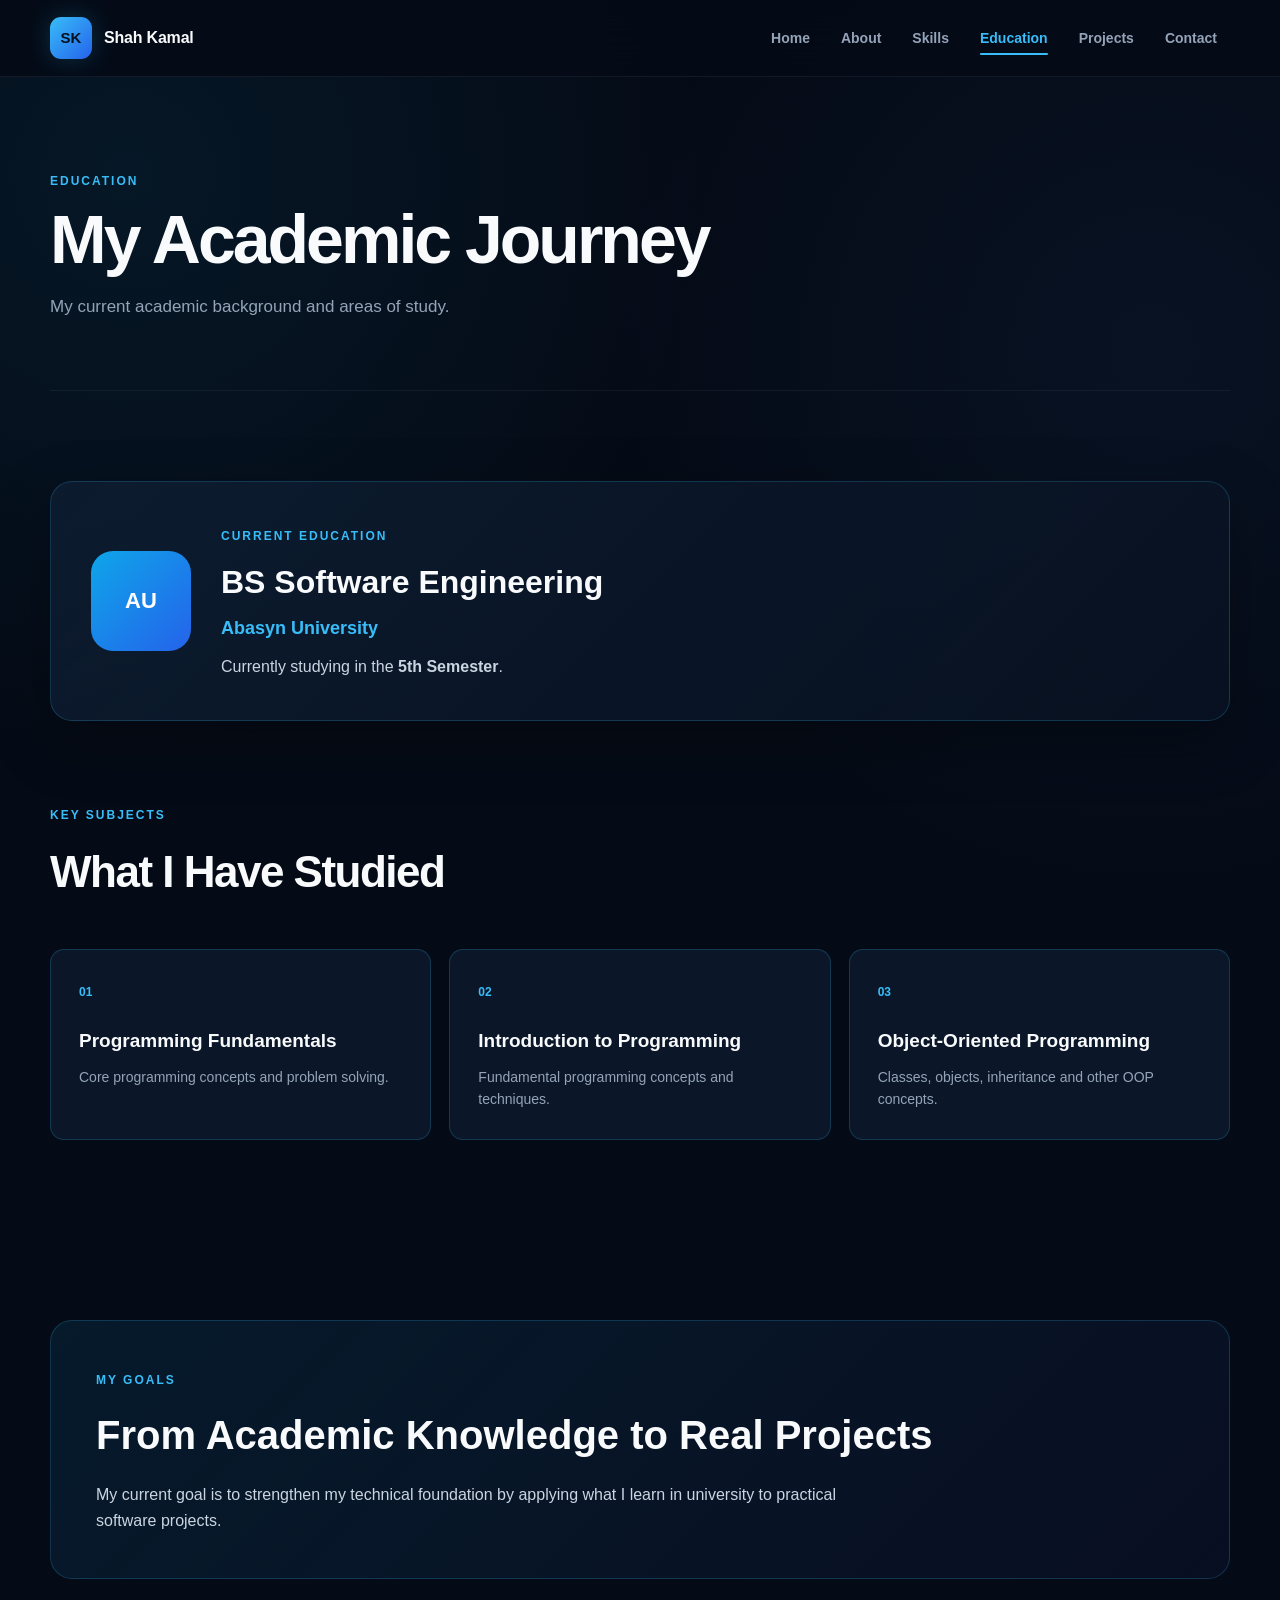
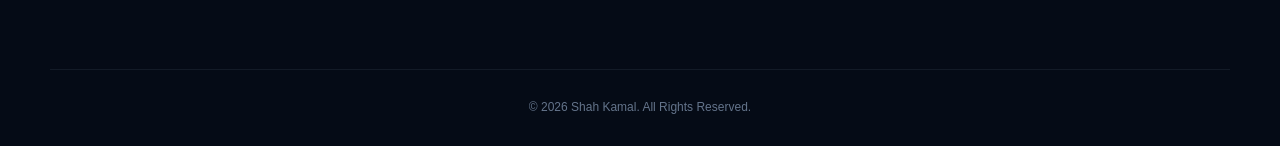
<file: my-portfolio/education.html>
<!DOCTYPE html>
<html lang="en">
<head>
    <meta charset="UTF-8">
    <meta name="viewport" content="width=device-width, initial-scale=1.0">

    <title>Education | Shah Kamal</title>

    <link rel="stylesheet" href="style.css">
</head>

<body>

    <header class="header">

        <nav class="navbar">

            <a href="index.html" class="logo">
                <span>SK</span>
                <strong>Shah Kamal</strong>
            </a>

            <button class="menu-toggle" id="menuToggle" aria-label="Open navigation menu">
                ☰
            </button>

            <ul class="nav-links" id="navLinks">
                <li><a href="index.html">Home</a></li>
                <li><a href="about.html">About</a></li>
                <li><a href="skills.html">Skills</a></li>
                <li><a class="active" href="education.html">Education</a></li>
                <li><a href="projects.html">Projects</a></li>
                <li><a href="contact.html">Contact</a></li>
            </ul>

        </nav>

    </header>


    <main>

        <section class="page-hero">

            <span class="section-label">EDUCATION</span>

            <h1>My Academic Journey</h1>

            <p>
                My current academic background and areas of study.
            </p>

        </section>


        <section class="section">

            <div class="education-main-card">

                <div class="education-icon">
                    AU
                </div>

                <div class="education-details">

                    <span class="section-label">
                        CURRENT EDUCATION
                    </span>

                    <h2>BS Software Engineering</h2>

                    <h3>Abasyn University</h3>

                    <p>
                        Currently studying in the
                        <strong>5th Semester</strong>.
                    </p>

                </div>

            </div>


            <div class="section-heading">

                <span class="section-label">KEY SUBJECTS</span>

                <h2>What I Have Studied</h2>

            </div>


            <div class="subject-grid">

                <article class="subject-card">
                    <span>01</span>
                    <h3>Programming Fundamentals</h3>
                    <p>
                        Core programming concepts and problem solving.
                    </p>
                </article>

                <article class="subject-card">
                    <span>02</span>
                    <h3>Introduction to Programming</h3>
                    <p>
                        Fundamental programming concepts and techniques.
                    </p>
                </article>

                <article class="subject-card">
                    <span>03</span>
                    <h3>Object-Oriented Programming</h3>
                    <p>
                        Classes, objects, inheritance and other
                        OOP concepts.
                    </p>
                </article>

            </div>

        </section>


        <section class="section">

            <div class="goal-card">

                <span class="section-label">MY GOALS</span>

                <h2>From Academic Knowledge to Real Projects</h2>

                <p>
                    My current goal is to strengthen my technical
                    foundation by applying what I learn in university
                    to practical software projects.
                </p>

            </div>

        </section>

    </main>


    <footer class="footer">
        <p>© 2026 Shah Kamal. All Rights Reserved.</p>
    </footer>


    <script src="script.js"></script>

</body>
</html>
</file>
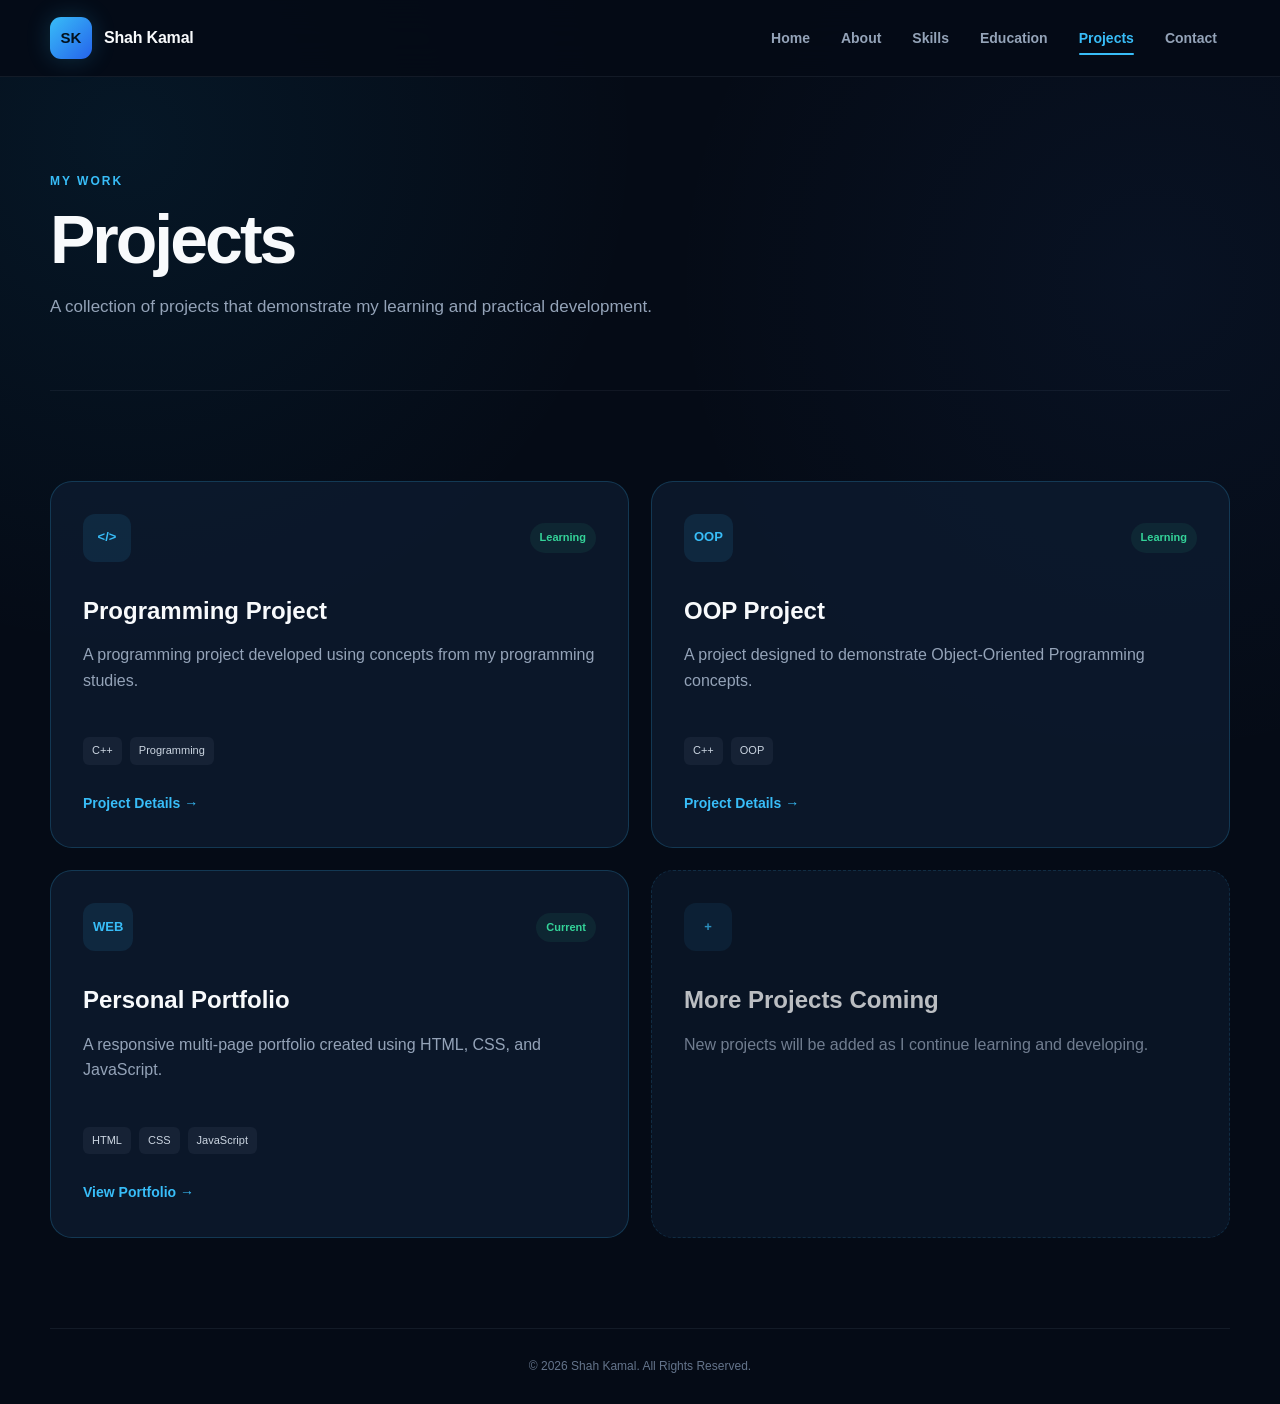
<file: my-portfolio/projects.html>
<!DOCTYPE html>
<html lang="en">
<head>
    <meta charset="UTF-8">
    <meta name="viewport" content="width=device-width, initial-scale=1.0">

    <meta name="description"
        content="Projects by Shak Kamal.">

    <title>Projects | Shah Kamal</title>

    <link rel="stylesheet" href="style.css">
</head>

<body>

    <header class="header">

        <nav class="navbar">

            <a href="index.html" class="logo">
                <span>SK</span>
                <strong>Shah Kamal</strong>
            </a>

            <button class="menu-toggle" id="menuToggle" aria-label="Open navigation menu">
                ☰
            </button>

            <ul class="nav-links" id="navLinks">
                <li><a href="index.html">Home</a></li>
                <li><a href="about.html">About</a></li>
                <li><a href="skills.html">Skills</a></li>
                <li><a href="education.html">Education</a></li>
                <li><a class="active" href="projects.html">Projects</a></li>
                <li><a href="contact.html">Contact</a></li>
            </ul>

        </nav>

    </header>


    <main>

        <section class="page-hero">

            <span class="section-label">MY WORK</span>

            <h1>Projects</h1>

            <p>
                A collection of projects that demonstrate my
                learning and practical development.
            </p>

        </section>


        <section class="section">

            <div class="projects-grid">

                <article class="project-card-large">

                    <div class="project-top">
                        <span class="project-icon">&lt;/&gt;</span>
                        <span class="project-status">Learning</span>
                    </div>

                    <h2>Programming Project</h2>

                    <p>
                        A programming project developed using concepts
                        from my programming studies.
                    </p>

                    <div class="project-tags">
                        <span>C++</span>
                        <span>Programming</span>
                    </div>

                    <a href="#" class="project-button">
                        Project Details →
                    </a>

                </article>


                <article class="project-card-large">

                    <div class="project-top">
                        <span class="project-icon">OOP</span>
                        <span class="project-status">Learning</span>
                    </div>

                    <h2>OOP Project</h2>

                    <p>
                        A project designed to demonstrate
                        Object-Oriented Programming concepts.
                    </p>

                    <div class="project-tags">
                        <span>C++</span>
                        <span>OOP</span>
                    </div>

                    <a href="#" class="project-button">
                        Project Details →
                    </a>

                </article>


                <article class="project-card-large">

                    <div class="project-top">
                        <span class="project-icon">WEB</span>
                        <span class="project-status">Current</span>
                    </div>

                    <h2>Personal Portfolio</h2>

                    <p>
                        A responsive multi-page portfolio created
                        using HTML, CSS, and JavaScript.
                    </p>

                    <div class="project-tags">
                        <span>HTML</span>
                        <span>CSS</span>
                        <span>JavaScript</span>
                    </div>

                    <a href="index.html" class="project-button">
                        View Portfolio →
                    </a>

                </article>


                <article class="project-card-large coming-soon">

                    <div class="project-top">
                        <span class="project-icon">+</span>
                    </div>

                    <h2>More Projects Coming</h2>

                    <p>
                        New projects will be added as I continue
                        learning and developing.
                    </p>

                </article>

            </div>

        </section>

    </main>


    <footer class="footer">
        <p>© 2026 Shah Kamal. All Rights Reserved.</p>
    </footer>


    <script src="script.js"></script>

</body>
</html>
</file>
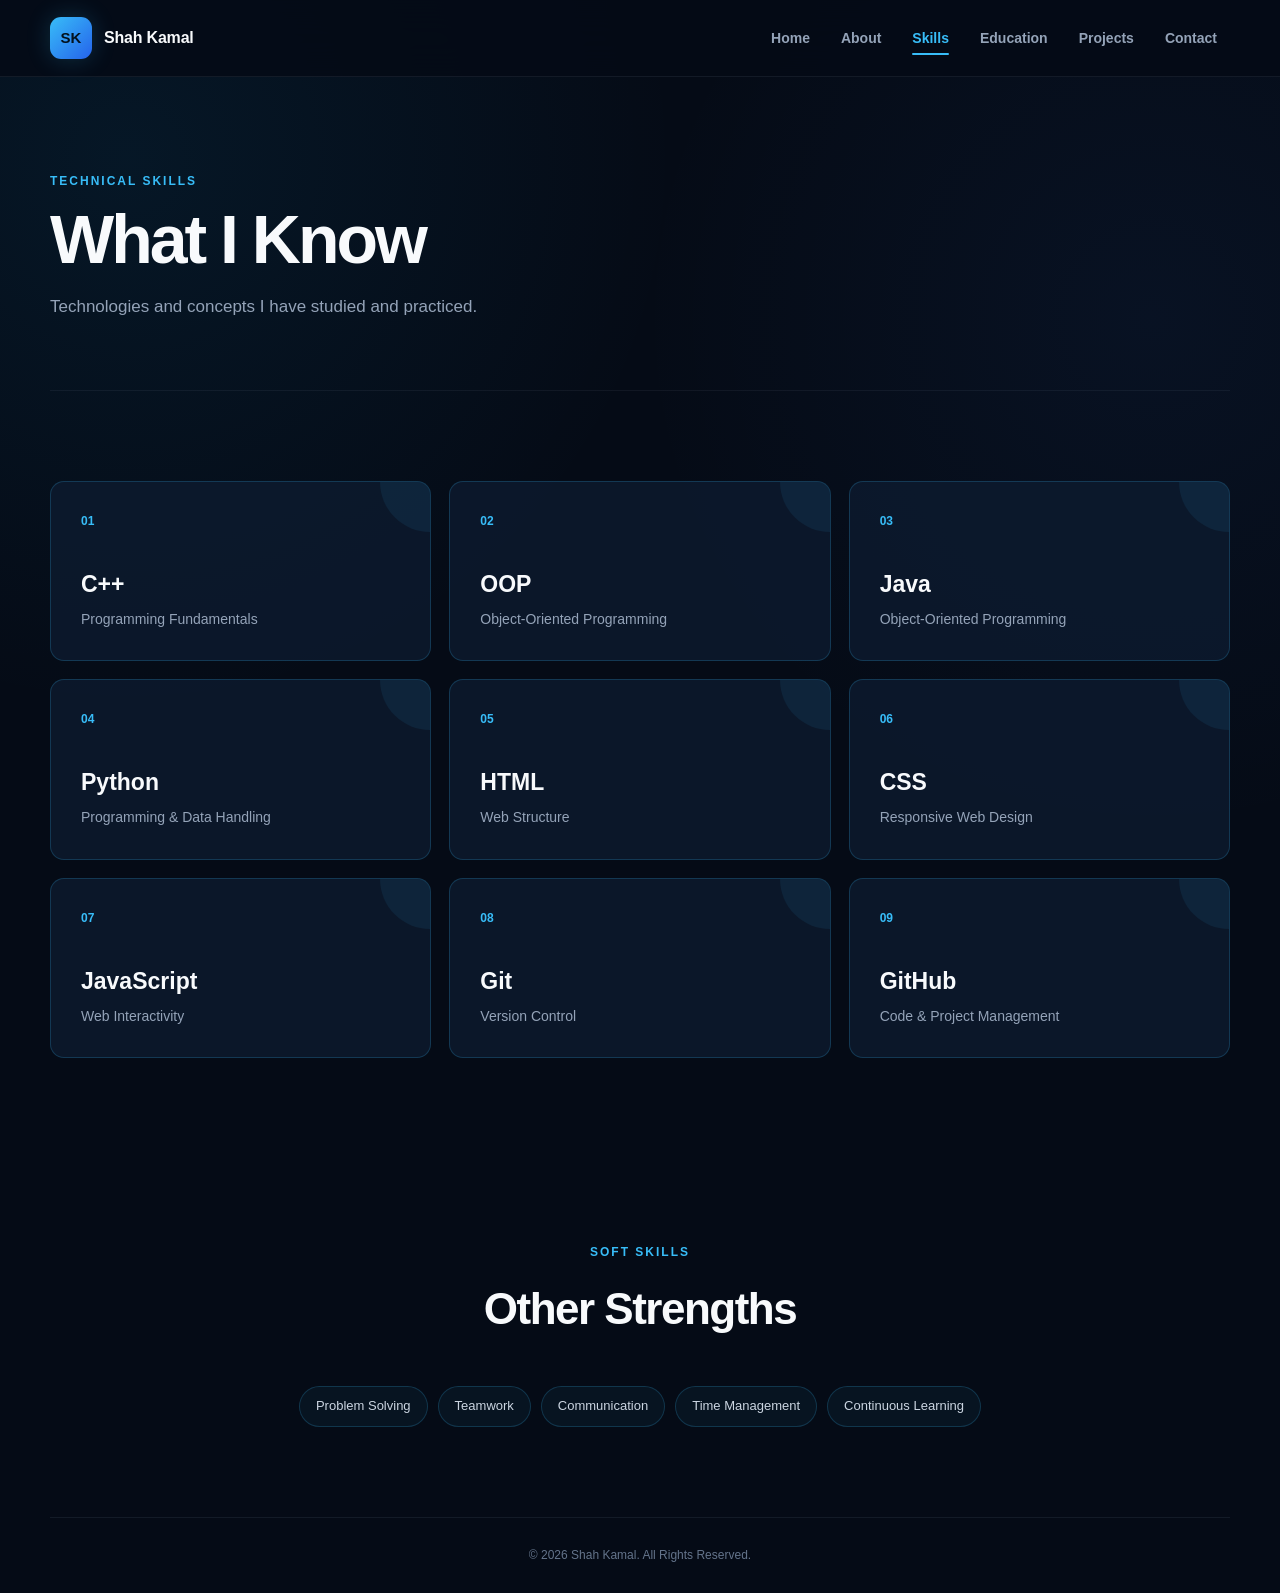
<file: my-portfolio/skills.html>
<!DOCTYPE html>
<html lang="en">
<head>
    <meta charset="UTF-8">
    <meta name="viewport" content="width=device-width, initial-scale=1.0">

    <meta name="description"
        content="Technical skills of Shak Kamal.">

    <title>Skills | Shah Kamal</title>

    <link rel="stylesheet" href="style.css">
</head>

<body>

    <header class="header">

        <nav class="navbar">

            <a href="index.html" class="logo">
                <span>SK</span>
                <strong>Shah Kamal</strong>
            </a>

            <button class="menu-toggle" id="menuToggle" aria-label="Open navigation menu">
                ☰
            </button>

            <ul class="nav-links" id="navLinks">
                <li><a href="index.html">Home</a></li>
                <li><a href="about.html">About</a></li>
                <li><a class="active" href="skills.html">Skills</a></li>
                <li><a href="education.html">Education</a></li>
                <li><a href="projects.html">Projects</a></li>
                <li><a href="contact.html">Contact</a></li>
            </ul>

        </nav>

    </header>


    <main>

        <section class="page-hero">

            <span class="section-label">TECHNICAL SKILLS</span>

            <h1>What I Know</h1>

            <p>
                Technologies and concepts I have studied and practiced.
            </p>

        </section>


        <section class="section">

            <div class="skills-grid">

                <article class="skill-card-large">
                    <div class="skill-number">01</div>
                    <h3>C++</h3>
                    <p>Programming Fundamentals</p>
                </article>

                <article class="skill-card-large">
                    <div class="skill-number">02</div>
                    <h3>OOP</h3>
                    <p>Object-Oriented Programming</p>
                </article>

                <article class="skill-card-large">
                    <div class="skill-number">03</div>
                    <h3>Java</h3>
                    <p>Object-Oriented Programming</p>
                </article>

                <article class="skill-card-large">
                    <div class="skill-number">04</div>
                    <h3>Python</h3>
                    <p>Programming & Data Handling</p>
                </article>

                <article class="skill-card-large">
                    <div class="skill-number">05</div>
                    <h3>HTML</h3>
                    <p>Web Structure</p>
                </article>

                <article class="skill-card-large">
                    <div class="skill-number">06</div>
                    <h3>CSS</h3>
                    <p>Responsive Web Design</p>
                </article>

                <article class="skill-card-large">
                    <div class="skill-number">07</div>
                    <h3>JavaScript</h3>
                    <p>Web Interactivity</p>
                </article>

                <article class="skill-card-large">
                    <div class="skill-number">08</div>
                    <h3>Git</h3>
                    <p>Version Control</p>
                </article>

                <article class="skill-card-large">
                    <div class="skill-number">09</div>
                    <h3>GitHub</h3>
                    <p>Code & Project Management</p>
                </article>

            </div>

        </section>


        <section class="section">

            <div class="section-heading center">

                <span class="section-label">SOFT SKILLS</span>

                <h2>Other Strengths</h2>

            </div>


            <div class="tag-container">

                <span class="skill-tag">Problem Solving</span>
                <span class="skill-tag">Teamwork</span>
                <span class="skill-tag">Communication</span>
                <span class="skill-tag">Time Management</span>
                <span class="skill-tag">Continuous Learning</span>

            </div>

        </section>

    </main>


    <footer class="footer">
        <p>© 2026 Shah Kamal. All Rights Reserved.</p>
    </footer>


    <script src="script.js"></script>

</body>
</html>
</file>
<file: style.css>
/* =========================================================
   SHAK KAMAL PORTFOLIO
   Professional Responsive Design System
   ========================================================= */


/* =========================================================
   1. DESIGN TOKENS
   ========================================================= */

:root {

    --bg-primary: #050b16;
    --bg-secondary: #081222;
    --bg-card: rgba(13, 28, 48, 0.78);
    --bg-card-hover: rgba(17, 38, 64, 0.95);

    --text-primary: #f8fafc;
    --text-secondary: #cbd5e1;
    --text-muted: #94a3b8;

    --accent: #38bdf8;
    --accent-light: #7dd3fc;
    --accent-dark: #0284c7;

    --border: rgba(56, 189, 248, 0.20);
    --border-strong: rgba(56, 189, 248, 0.45);

    --success: #34d399;

    --shadow:
        0 20px 60px rgba(0, 0, 0, 0.30);

    --shadow-small:
        0 10px 30px rgba(0, 0, 0, 0.20);

    --radius-small: 8px;
    --radius-medium: 14px;
    --radius-large: 22px;

    --container: 1180px;

    --transition:
        0.3s ease;
}


/* =========================================================
   2. RESET
   ========================================================= */

* {
    margin: 0;
    padding: 0;
    box-sizing: border-box;
}

html {
    scroll-behavior: smooth;
}

body {
    min-height: 100vh;

    font-family:
        Inter,
        "Segoe UI",
        Roboto,
        Arial,
        sans-serif;

    background:
        radial-gradient(
            circle at 10% 10%,
            rgba(14, 165, 233, 0.08),
            transparent 30%
        ),
        radial-gradient(
            circle at 90% 20%,
            rgba(59, 130, 246, 0.06),
            transparent 30%
        ),
        var(--bg-primary);

    color: var(--text-primary);

    line-height: 1.6;

    overflow-x: hidden;
}

img {
    max-width: 100%;
    display: block;
}

a {
    color: inherit;
}

button,
input,
textarea {
    font: inherit;
}

button {
    cursor: pointer;
}


/* =========================================================
   3. ACCESSIBILITY
   ========================================================= */

:focus-visible {
    outline: 3px solid var(--accent);
    outline-offset: 4px;
}

::selection {
    background: var(--accent);
    color: #00111f;
}


/* =========================================================
   4. HEADER
   ========================================================= */

.header {
    position: sticky;
    top: 0;
    z-index: 1000;

    background:
        rgba(5, 11, 22, 0.88);

    backdrop-filter: blur(18px);
    -webkit-backdrop-filter: blur(18px);

    border-bottom:
        1px solid rgba(148, 163, 184, 0.10);
}

.navbar {
    width: min(
        calc(100% - 40px),
        var(--container)
    );

    min-height: 76px;

    margin: auto;

    display: flex;
    align-items: center;
    justify-content: space-between;
    gap: 30px;
}


/* Logo */

.logo {
    display: flex;
    align-items: center;
    gap: 12px;

    text-decoration: none;

    white-space: nowrap;
}

.logo span {
    width: 42px;
    height: 42px;

    display: grid;
    place-items: center;

    border-radius: 11px;

    background:
        linear-gradient(
            135deg,
            var(--accent),
            #2563eb
        );

    color: #03111d;

    font-weight: 900;
    font-size: 15px;

    box-shadow:
        0 0 25px rgba(56, 189, 248, 0.20);
}

.logo strong {
    font-size: 16px;
    letter-spacing: -0.2px;
}


/* Navigation */

.nav-links {
    display: flex;
    align-items: center;
    gap: 5px;

    list-style: none;
}

.nav-links a {
    position: relative;

    display: block;

    padding: 10px 13px;

    color: var(--text-muted);

    text-decoration: none;

    font-size: 14px;
    font-weight: 600;

    border-radius: 8px;

    transition: var(--transition);
}

.nav-links a:hover {
    color: var(--text-primary);
    background: rgba(56, 189, 248, 0.07);
}

.nav-links a.active {
    color: var(--accent);
}

.nav-links a.active::after {
    content: "";

    position: absolute;

    left: 13px;
    right: 13px;
    bottom: 4px;

    height: 2px;

    border-radius: 10px;

    background: var(--accent);
}


/* Mobile Menu */

.menu-toggle {
    display: none;

    width: 44px;
    height: 44px;

    border: 1px solid var(--border);

    border-radius: 10px;

    background: var(--bg-card);

    color: var(--text-primary);

    font-size: 22px;
}


/* =========================================================
   5. HERO
   ========================================================= */

.hero {
    width: min(
        calc(100% - 40px),
        var(--container)
    );

    min-height: calc(100vh - 76px);

    margin: auto;

    display: grid;
    grid-template-columns: 1.1fr 0.9fr;

    align-items: center;

    gap: 60px;

    padding: 70px 0;
}

.hero-content {
    max-width: 680px;
}

.eyebrow {
    display: inline-flex;

    padding: 7px 13px;

    margin-bottom: 18px;

    border:
        1px solid var(--border);

    border-radius: 100px;

    background:
        rgba(56, 189, 248, 0.06);

    color: var(--accent-light);

    font-size: 13px;
    font-weight: 700;
}

.hero h1 {
    font-size:
        clamp(48px, 7vw, 84px);

    line-height: 0.98;

    letter-spacing: -4px;

    margin-bottom: 20px;
}

.hero h1 span {
    display: block;

    background:
        linear-gradient(
            90deg,
            var(--accent),
            #818cf8
        );

    -webkit-background-clip: text;
    background-clip: text;

    color: transparent;
}

.hero h2 {
    margin-bottom: 18px;

    color: var(--text-secondary);

    font-size:
        clamp(20px, 3vw, 30px);

    font-weight: 600;
}

.hero-description {
    max-width: 620px;

    color: var(--text-muted);

    font-size: 17px;

    line-height: 1.8;
}


/* Hero buttons */

.hero-buttons {
    display: flex;
    flex-wrap: wrap;

    gap: 12px;

    margin-top: 32px;
}

.btn {
    display: inline-flex;

    align-items: center;
    justify-content: center;

    min-height: 48px;

    padding: 0 22px;

    border-radius: 9px;

    text-decoration: none;

    font-weight: 700;
    font-size: 14px;

    transition:
        transform var(--transition),
        background var(--transition),
        border-color var(--transition),
        box-shadow var(--transition);
}

.btn:hover {
    transform: translateY(-3px);
}

.btn-primary {
    background:
        linear-gradient(
            135deg,
            var(--accent),
            #2563eb
        );

    color: #03111d;

    box-shadow:
        0 10px 30px
        rgba(14, 165, 233, 0.20);
}

.btn-primary:hover {
    box-shadow:
        0 15px 35px
        rgba(14, 165, 233, 0.32);
}

.btn-outline {
    border:
        1px solid var(--border-strong);

    background:
        rgba(56, 189, 248, 0.03);

    color: var(--accent-light);
}

.btn-outline:hover {
    background:
        rgba(56, 189, 248, 0.09);
}


/* Social Links */

.social-links {
    display: flex;
    gap: 10px;

    margin-top: 28px;
}

.social-links a {
    width: 40px;
    height: 40px;

    display: grid;
    place-items: center;

    border:
        1px solid var(--border);

    border-radius: 50%;

    background:
        rgba(13, 28, 48, 0.7);

    color: var(--text-secondary);

    text-decoration: none;

    font-weight: 800;

    transition: var(--transition);
}

.social-links a:hover {
    color: var(--accent);
    border-color: var(--accent);
    transform: translateY(-3px);
}


/* Hero visual */

.hero-visual {
    display: flex;
    align-items: center;
    justify-content: center;
}

.profile-orbit {
    position: relative;

    width:
        clamp(250px, 35vw, 390px);

    aspect-ratio: 1;

    display: grid;
    place-items: center;

    border:
        1px solid rgba(56, 189, 248, 0.25);

    border-radius: 50%;

    background:
        radial-gradient(
            circle,
            rgba(56, 189, 248, 0.12),
            rgba(30, 64, 175, 0.05) 45%,
            transparent 70%
        );

    box-shadow:
        0 0 100px
        rgba(14, 165, 233, 0.10);
}

.profile-orbit::before {
    content: "";

    position: absolute;

    width: 78%;
    height: 78%;

    border:
        1px dashed
        rgba(56, 189, 248, 0.30);

    border-radius: 50%;
}

.profile-circle {
    width: 56%;
    aspect-ratio: 1;

    display: grid;
    place-items: center;

    border-radius: 50%;

    background:
        linear-gradient(
            145deg,
            #0ea5e9,
            #1e3a8a
        );

    border:
        7px solid
        rgba(5, 11, 22, 0.8);

    box-shadow:
        0 0 60px
        rgba(14, 165, 233, 0.30);

    color: white;

    font-size:
        clamp(45px, 7vw, 80px);

    font-weight: 900;

    letter-spacing: -4px;
}

.orbit-dot {
    position: absolute;

    width: 13px;
    height: 13px;

    border-radius: 50%;

    background: var(--accent);

    box-shadow:
        0 0 20px
        rgba(56, 189, 248, 0.80);
}

.dot-one {
    top: 13%;
    right: 22%;
}

.dot-two {
    bottom: 19%;
    left: 13%;
}

.dot-three {
    top: 48%;
    right: 2%;
}


/* =========================================================
   6. PAGE HERO
   ========================================================= */

.page-hero {
    width: min(
        calc(100% - 40px),
        var(--container)
    );

    margin: auto;

    padding:
        90px
        0
        70px;

    border-bottom:
        1px solid
        rgba(148, 163, 184, 0.08);
}

.page-hero h1 {
    margin-top: 12px;

    font-size:
        clamp(42px, 6vw, 68px);

    line-height: 1;

    letter-spacing: -3px;
}

.page-hero p {
    max-width: 650px;

    margin-top: 20px;

    color: var(--text-muted);

    font-size: 17px;
}


/* =========================================================
   7. COMMON SECTIONS
   ========================================================= */

.section {
    width: min(
        calc(100% - 40px),
        var(--container)
    );

    margin: auto;

    padding:
        90px
        0;
}

.section-heading {
    margin-bottom: 42px;
}

.section-heading.center {
    text-align: center;
}

.section-heading h2 {
    margin-top: 10px;

    font-size:
        clamp(30px, 4vw, 44px);

    letter-spacing: -1.5px;
}

.section-heading p {
    max-width: 650px;

    margin: 14px auto 0;

    color: var(--text-muted);
}

.section-label {
    color: var(--accent);

    font-size: 12px;

    font-weight: 800;

    letter-spacing: 2px;

    text-transform: uppercase;
}


/* =========================================================
   8. FEATURE CARDS
   ========================================================= */

.feature-grid {
    display: grid;

    grid-template-columns:
        repeat(4, 1fr);

    gap: 18px;
}

.feature-card {
    position: relative;

    padding: 28px;

    border:
        1px solid var(--border);

    border-radius: var(--radius-medium);

    background:
        linear-gradient(
            145deg,
            rgba(13, 28, 48, 0.90),
            rgba(8, 18, 34, 0.70)
        );

    box-shadow: var(--shadow-small);

    transition:
        transform var(--transition),
        border-color var(--transition),
        background var(--transition);
}

.feature-card:hover {
    transform: translateY(-7px);

    border-color:
        var(--border-strong);

    background:
        var(--bg-card-hover);
}

.feature-icon {
    width: 45px;
    height: 45px;

    display: grid;
    place-items: center;

    margin-bottom: 25px;

    border-radius: 10px;

    background:
        rgba(56, 189, 248, 0.10);

    color: var(--accent);

    font-weight: 800;

    font-size: 13px;
}

.feature-card h3 {
    margin-bottom: 10px;

    font-size: 19px;
}

.feature-card p {
    color: var(--text-muted);

    font-size: 14px;
}


/* =========================================================
   9. ABOUT PAGE
   ========================================================= */

.about-layout {
    display: grid;

    grid-template-columns:
        0.8fr 1.2fr;

    gap: 55px;

    align-items: start;
}

.about-card {
    padding: 35px;

    border:
        1px solid var(--border);

    border-radius: var(--radius-large);

    background:
        linear-gradient(
            145deg,
            rgba(13, 28, 48, 0.90),
            rgba(8, 18, 34, 0.75)
        );

    box-shadow: var(--shadow);
}

.about-avatar {
    width: 100px;
    height: 100px;

    display: grid;
    place-items: center;

    margin-bottom: 25px;

    border-radius: 25px;

    background:
        linear-gradient(
            135deg,
            var(--accent),
            #4f46e5
        );

    color: white;

    font-size: 32px;
    font-weight: 900;
}

.about-card h2 {
    font-size: 28px;
}

.role {
    color: var(--accent);

    margin-top: 5px;
}

.info-list {
    margin-top: 30px;

    display: grid;

    gap: 15px;
}

.info-list div {
    padding-bottom: 15px;

    border-bottom:
        1px solid
        rgba(148, 163, 184, 0.10);
}

.info-list span {
    display: block;

    color: var(--text-muted);

    font-size: 12px;

    margin-bottom: 3px;
}

.info-list strong {
    font-size: 14px;
}

.about-text h2 {
    margin:
        10px
        0
        25px;

    font-size:
        clamp(30px, 4vw, 44px);

    letter-spacing: -1.5px;
}

.about-text p {
    margin-bottom: 18px;

    color: var(--text-secondary);

    font-size: 16px;
}


/* =========================================================
   10. SKILLS PAGE
   ========================================================= */

.skills-grid {
    display: grid;

    grid-template-columns:
        repeat(3, 1fr);

    gap: 18px;
}

.skill-card-large {
    position: relative;

    padding: 30px;

    min-height: 180px;

    border:
        1px solid var(--border);

    border-radius: var(--radius-medium);

    background:
        var(--bg-card);

    overflow: hidden;

    transition: var(--transition);
}

.skill-card-large::before {
    content: "";

    position: absolute;

    width: 100px;
    height: 100px;

    top: -50px;
    right: -50px;

    border-radius: 50%;

    background:
        rgba(56, 189, 248, 0.08);
}

.skill-card-large:hover {
    transform: translateY(-6px);

    border-color:
        var(--border-strong);

    background:
        var(--bg-card-hover);
}

.skill-number {
    margin-bottom: 35px;

    color: var(--accent);

    font-size: 12px;
    font-weight: 800;
}

.skill-card-large h3 {
    margin-bottom: 5px;

    font-size: 23px;
}

.skill-card-large p {
    color: var(--text-muted);

    font-size: 14px;
}

.tag-container {
    display: flex;

    justify-content: center;

    flex-wrap: wrap;

    gap: 10px;
}

.skill-tag {
    padding: 9px 16px;

    border:
        1px solid var(--border);

    border-radius: 100px;

    background:
        rgba(56, 189, 248, 0.05);

    color: var(--text-secondary);

    font-size: 13px;

    transition: var(--transition);
}

.skill-tag:hover {
    color: var(--accent);

    border-color:
        var(--accent);
}


/* =========================================================
   11. EDUCATION
   ========================================================= */

.education-main-card {
    display: grid;

    grid-template-columns:
        auto 1fr;

    align-items: center;

    gap: 30px;

    padding: 40px;

    margin-bottom: 80px;

    border:
        1px solid var(--border);

    border-radius: var(--radius-large);

    background:
        linear-gradient(
            135deg,
            rgba(13, 28, 48, 0.95),
            rgba(8, 18, 34, 0.80)
        );

    box-shadow: var(--shadow);
}

.education-icon {
    width: 100px;
    height: 100px;

    display: grid;
    place-items: center;

    border-radius: 22px;

    background:
        linear-gradient(
            135deg,
            #0ea5e9,
            #2563eb
        );

    color: white;

    font-size: 22px;
    font-weight: 900;
}

.education-details h2 {
    margin:
        10px
        0
        5px;

    font-size: 32px;
}

.education-details h3 {
    margin-bottom: 12px;

    color: var(--accent);

    font-size: 18px;
}

.education-details p {
    color: var(--text-secondary);
}

.subject-grid {
    display: grid;

    grid-template-columns:
        repeat(3, 1fr);

    gap: 18px;
}

.subject-card {
    padding: 28px;

    border:
        1px solid var(--border);

    border-radius: var(--radius-medium);

    background:
        var(--bg-card);
}

.subject-card > span {
    color: var(--accent);

    font-size: 12px;
    font-weight: 800;
}

.subject-card h3 {
    margin:
        22px
        0
        10px;

    font-size: 19px;
}

.subject-card p {
    color: var(--text-muted);

    font-size: 14px;
}

.goal-card {
    padding: 45px;

    border:
        1px solid var(--border);

    border-radius: var(--radius-large);

    background:
        linear-gradient(
            135deg,
            rgba(14, 165, 233, 0.10),
            rgba(79, 70, 229, 0.06)
        );
}

.goal-card h2 {
    margin:
        12px
        0
        15px;

    font-size:
        clamp(27px, 4vw, 40px);
}

.goal-card p {
    max-width: 750px;

    color: var(--text-secondary);
}


/* =========================================================
   12. PROJECTS
   ========================================================= */

.projects-grid {
    display: grid;

    grid-template-columns:
        repeat(2, 1fr);

    gap: 22px;
}

.project-card-large {
    padding: 32px;

    border:
        1px solid var(--border);

    border-radius: var(--radius-large);

    background:
        var(--bg-card);

    transition: var(--transition);
}

.project-card-large:hover {
    transform: translateY(-7px);

    border-color:
        var(--border-strong);

    box-shadow: var(--shadow);
}

.project-top {
    display: flex;

    justify-content: space-between;

    align-items: center;

    margin-bottom: 30px;
}

.project-icon {
    min-width: 48px;
    height: 48px;

    padding: 0 10px;

    display: grid;
    place-items: center;

    border-radius: 12px;

    background:
        rgba(56, 189, 248, 0.10);

    color: var(--accent);

    font-weight: 900;

    font-size: 13px;
}

.project-status {
    padding: 6px 10px;

    border-radius: 100px;

    background:
        rgba(52, 211, 153, 0.08);

    color: var(--success);

    font-size: 11px;

    font-weight: 700;
}

.project-card-large h2 {
    margin-bottom: 12px;

    font-size: 24px;
}

.project-card-large > p {
    min-height: 75px;

    color: var(--text-muted);
}

.project-tags {
    display: flex;

    flex-wrap: wrap;

    gap: 8px;

    margin:
        20px
        0
        25px;
}

.project-tags span {
    padding: 5px 9px;

    border-radius: 6px;

    background:
        rgba(148, 163, 184, 0.08);

    color: var(--text-secondary);

    font-size: 11px;
}

.project-button {
    color: var(--accent);

    text-decoration: none;

    font-size: 14px;
    font-weight: 700;
}

.project-button:hover {
    color: var(--accent-light);
}

.coming-soon {
    border-style: dashed;

    opacity: 0.75;
}


/* =========================================================
   13. CONTACT
   ========================================================= */

.contact-layout {
    display: grid;

    grid-template-columns:
        0.9fr 1.1fr;

    gap: 35px;

    align-items: start;
}

.contact-information > h2 {
    margin:
        10px
        0
        15px;

    font-size:
        clamp(30px, 4vw, 43px);

    letter-spacing: -1.5px;
}

.contact-information > p {
    margin-bottom: 30px;

    color: var(--text-muted);
}

.contact-card {
    display: flex;

    align-items: center;

    gap: 17px;

    padding: 20px;

    margin-bottom: 13px;

    border:
        1px solid var(--border);

    border-radius: 13px;

    background:
        var(--bg-card);

    text-decoration: none;

    transition: var(--transition);
}

.contact-card:hover {
    transform: translateX(5px);

    border-color:
        var(--border-strong);

    background:
        var(--bg-card-hover);
}

.contact-icon {
    flex-shrink: 0;

    width: 48px;
    height: 48px;

    display: grid;
    place-items: center;

    border-radius: 12px;

    background:
        rgba(56, 189, 248, 0.10);

    color: var(--accent);

    font-weight: 900;
}

.contact-card span {
    display: block;

    color: var(--text-muted);

    font-size: 11px;

    text-transform: uppercase;

    letter-spacing: 1px;
}

.contact-card strong {
    display: block;

    margin:
        3px
        0;

    font-size: 14px;

    overflow-wrap: anywhere;
}

.contact-card small {
    color: var(--text-muted);

    font-size: 11px;
}

.disabled-card {
    cursor: default;

    opacity: 0.65;
}

.disabled-card:hover {
    transform: none;
}


/* Contact Form */

.contact-form-wrapper {
    padding: 35px;

    border:
        1px solid var(--border);

    border-radius: var(--radius-large);

    background:
        linear-gradient(
            145deg,
            rgba(13, 28, 48, 0.95),
            rgba(8, 18, 34, 0.85)
        );

    box-shadow: var(--shadow);
}

.contact-form-wrapper h2 {
    margin:
        10px
        0
        30px;

    font-size: 32px;
}

.form-group {
    margin-bottom: 20px;
}

.form-group label {
    display: block;

    margin-bottom: 8px;

    color: var(--text-secondary);

    font-size: 13px;
    font-weight: 700;
}

.form-group input,
.form-group textarea {
    width: 100%;

    border:
        1px solid
        rgba(148, 163, 184, 0.18);

    border-radius: 9px;

    padding: 13px 15px;

    background:
        rgba(2, 6, 23, 0.65);

    color: var(--text-primary);

    outline: none;

    transition: var(--transition);
}

.form-group input::placeholder,
.form-group textarea::placeholder {
    color: #64748b;
}

.form-group input:focus,
.form-group textarea:focus {
    border-color:
        var(--accent);

    box-shadow:
        0 0 0 3px
        rgba(56, 189, 248, 0.08);
}

.form-group textarea {
    resize: vertical;

    min-height: 150px;
}

.form-button {
    width: 100%;

    border: none;
}

.form-message {
    margin-top: 15px;

    color: var(--success);

    font-size: 13px;
}


/* =========================================================
   14. FOOTER
   ========================================================= */

.footer {
    width: min(
        calc(100% - 40px),
        var(--container)
    );

    margin: auto;

    padding:
        28px
        0;

    border-top:
        1px solid
        rgba(148, 163, 184, 0.10);

    text-align: center;

    color: #64748b;

    font-size: 12px;
}


/* =========================================================
   15. RESPONSIVE — TABLETS
   ========================================================= */

@media (max-width: 1000px) {

    .feature-grid {
        grid-template-columns:
            repeat(2, 1fr);
    }

    .skills-grid {
        grid-template-columns:
            repeat(2, 1fr);
    }

    .subject-grid {
        grid-template-columns:
            repeat(2, 1fr);
    }

    .hero {
        grid-template-columns: 1fr;

        text-align: center;

        padding-top: 60px;
    }

    .hero-content {
        margin: auto;
    }

    .hero-description {
        margin: auto;
    }

    .hero-buttons,
    .social-links {
        justify-content: center;
    }

    .about-layout,
    .contact-layout {
        grid-template-columns: 1fr;
    }

    .about-card {
        max-width: 600px;
        margin: auto;
        width: 100%;
    }

    .hero-visual {
        order: -1;
    }

    .profile-orbit {
        width: 290px;
    }

}


/* =========================================================
   16. RESPONSIVE — MOBILE
   ========================================================= */

@media (max-width: 760px) {

    .navbar {
        min-height: 68px;

        width:
            calc(100% - 30px);
    }

    .menu-toggle {
        display: block;
    }

    .nav-links {
        position: absolute;

        top: 68px;
        left: 15px;
        right: 15px;

        display: none;

        flex-direction: column;

        align-items: stretch;

        padding: 12px;

        border:
            1px solid var(--border);

        border-radius: 14px;

        background:
            rgba(5, 11, 22, 0.97);

        box-shadow: var(--shadow);

        backdrop-filter: blur(15px);
    }

    .nav-links.show {
        display: flex;
    }

    .nav-links a {
        padding: 13px 15px;
    }

    .nav-links a.active::after {
        display: none;
    }


    .hero {
        width:
            calc(100% - 30px);

        min-height:
            calc(100vh - 68px);

        padding:
            55px 0
            70px;

        gap: 45px;
    }

    .hero h1 {
        font-size:
            clamp(45px, 15vw, 68px);

        letter-spacing: -3px;
    }

    .hero h2 {
        font-size: 21px;
    }

    .hero-description {
        font-size: 15px;
    }


    .page-hero {
        width:
            calc(100% - 30px);

        padding:
            65px
            0
            50px;
    }

    .section {
        width:
            calc(100% - 30px);

        padding:
            65px
            0;
    }


    .feature-grid,
    .skills-grid,
    .subject-grid,
    .projects-grid {
        grid-template-columns: 1fr;
    }


    .feature-card {
        padding: 25px;
    }


    .education-main-card {
        grid-template-columns: 1fr;

        padding: 28px;

        text-align: center;
    }

    .education-icon {
        margin: auto;
    }


    .about-card {
        padding: 28px;
    }


    .goal-card {
        padding: 30px;
    }


    .project-card-large {
        padding: 27px;
    }


    .contact-form-wrapper {
        padding: 27px;
    }

}


/* =========================================================
   17. SMALL PHONES
   ========================================================= */

@media (max-width: 430px) {

    .logo strong {
        font-size: 14px;
    }

    .logo span {
        width: 38px;
        height: 38px;
    }

    .hero {
        padding-top: 40px;
    }

    .profile-orbit {
        width: 235px;
    }

    .hero-buttons {
        flex-direction: column;
    }

    .btn {
        width: 100%;
    }

    .social-links {
        margin-top: 22px;
    }

    .page-hero h1 {
        font-size: 42px;
    }

    .section-heading h2 {
        font-size: 30px;
    }

    .education-details h2 {
        font-size: 27px;
    }

    .contact-card strong {
        font-size: 12px;
    }

}


/* =========================================================
   18. REDUCED MOTION
   ========================================================= */

@media (prefers-reduced-motion: reduce) {

    *,
    *::before,
    *::after {
        scroll-behavior: auto !important;
        transition: none !important;
        animation: none !important;
    }

}
</file>
<file: my-portfolio/style.css>
/* =========================================================
   SHAK KAMAL PORTFOLIO
   Professional Responsive Design System
   ========================================================= */


/* =========================================================
   1. DESIGN TOKENS
   ========================================================= */

:root {

    --bg-primary: #050b16;
    --bg-secondary: #081222;
    --bg-card: rgba(13, 28, 48, 0.78);
    --bg-card-hover: rgba(17, 38, 64, 0.95);

    --text-primary: #f8fafc;
    --text-secondary: #cbd5e1;
    --text-muted: #94a3b8;

    --accent: #38bdf8;
    --accent-light: #7dd3fc;
    --accent-dark: #0284c7;

    --border: rgba(56, 189, 248, 0.20);
    --border-strong: rgba(56, 189, 248, 0.45);

    --success: #34d399;

    --shadow:
        0 20px 60px rgba(0, 0, 0, 0.30);

    --shadow-small:
        0 10px 30px rgba(0, 0, 0, 0.20);

    --radius-small: 8px;
    --radius-medium: 14px;
    --radius-large: 22px;

    --container: 1180px;

    --transition:
        0.3s ease;
}


/* =========================================================
   2. RESET
   ========================================================= */

* {
    margin: 0;
    padding: 0;
    box-sizing: border-box;
}

html {
    scroll-behavior: smooth;
}

body {
    min-height: 100vh;

    font-family:
        Inter,
        "Segoe UI",
        Roboto,
        Arial,
        sans-serif;

    background:
        radial-gradient(
            circle at 10% 10%,
            rgba(14, 165, 233, 0.08),
            transparent 30%
        ),
        radial-gradient(
            circle at 90% 20%,
            rgba(59, 130, 246, 0.06),
            transparent 30%
        ),
        var(--bg-primary);

    color: var(--text-primary);

    line-height: 1.6;

    overflow-x: hidden;
}

img {
    max-width: 100%;
    display: block;
}

a {
    color: inherit;
}

button,
input,
textarea {
    font: inherit;
}

button {
    cursor: pointer;
}


/* =========================================================
   3. ACCESSIBILITY
   ========================================================= */

:focus-visible {
    outline: 3px solid var(--accent);
    outline-offset: 4px;
}

::selection {
    background: var(--accent);
    color: #00111f;
}


/* =========================================================
   4. HEADER
   ========================================================= */

.header {
    position: sticky;
    top: 0;
    z-index: 1000;

    background:
        rgba(5, 11, 22, 0.88);

    backdrop-filter: blur(18px);
    -webkit-backdrop-filter: blur(18px);

    border-bottom:
        1px solid rgba(148, 163, 184, 0.10);
}

.navbar {
    width: min(
        calc(100% - 40px),
        var(--container)
    );

    min-height: 76px;

    margin: auto;

    display: flex;
    align-items: center;
    justify-content: space-between;
    gap: 30px;
}


/* Logo */

.logo {
    display: flex;
    align-items: center;
    gap: 12px;

    text-decoration: none;

    white-space: nowrap;
}

.logo span {
    width: 42px;
    height: 42px;

    display: grid;
    place-items: center;

    border-radius: 11px;

    background:
        linear-gradient(
            135deg,
            var(--accent),
            #2563eb
        );

    color: #03111d;

    font-weight: 900;
    font-size: 15px;

    box-shadow:
        0 0 25px rgba(56, 189, 248, 0.20);
}

.logo strong {
    font-size: 16px;
    letter-spacing: -0.2px;
}


/* Navigation */

.nav-links {
    display: flex;
    align-items: center;
    gap: 5px;

    list-style: none;
}

.nav-links a {
    position: relative;

    display: block;

    padding: 10px 13px;

    color: var(--text-muted);

    text-decoration: none;

    font-size: 14px;
    font-weight: 600;

    border-radius: 8px;

    transition: var(--transition);
}

.nav-links a:hover {
    color: var(--text-primary);
    background: rgba(56, 189, 248, 0.07);
}

.nav-links a.active {
    color: var(--accent);
}

.nav-links a.active::after {
    content: "";

    position: absolute;

    left: 13px;
    right: 13px;
    bottom: 4px;

    height: 2px;

    border-radius: 10px;

    background: var(--accent);
}


/* Mobile Menu */

.menu-toggle {
    display: none;

    width: 44px;
    height: 44px;

    border: 1px solid var(--border);

    border-radius: 10px;

    background: var(--bg-card);

    color: var(--text-primary);

    font-size: 22px;
}


/* =========================================================
   5. HERO
   ========================================================= */

.hero {
    width: min(
        calc(100% - 40px),
        var(--container)
    );

    min-height: calc(100vh - 76px);

    margin: auto;

    display: grid;
    grid-template-columns: 1.1fr 0.9fr;

    align-items: center;

    gap: 60px;

    padding: 70px 0;
}

.hero-content {
    max-width: 680px;
}

.eyebrow {
    display: inline-flex;

    padding: 7px 13px;

    margin-bottom: 18px;

    border:
        1px solid var(--border);

    border-radius: 100px;

    background:
        rgba(56, 189, 248, 0.06);

    color: var(--accent-light);

    font-size: 13px;
    font-weight: 700;
}

.hero h1 {
    font-size:
        clamp(48px, 7vw, 84px);

    line-height: 0.98;

    letter-spacing: -4px;

    margin-bottom: 20px;
}

.hero h1 span {
    display: block;

    background:
        linear-gradient(
            90deg,
            var(--accent),
            #818cf8
        );

    -webkit-background-clip: text;
    background-clip: text;

    color: transparent;
}

.hero h2 {
    margin-bottom: 18px;

    color: var(--text-secondary);

    font-size:
        clamp(20px, 3vw, 30px);

    font-weight: 600;
}

.hero-description {
    max-width: 620px;

    color: var(--text-muted);

    font-size: 17px;

    line-height: 1.8;
}


/* Hero buttons */

.hero-buttons {
    display: flex;
    flex-wrap: wrap;

    gap: 12px;

    margin-top: 32px;
}

.btn {
    display: inline-flex;

    align-items: center;
    justify-content: center;

    min-height: 48px;

    padding: 0 22px;

    border-radius: 9px;

    text-decoration: none;

    font-weight: 700;
    font-size: 14px;

    transition:
        transform var(--transition),
        background var(--transition),
        border-color var(--transition),
        box-shadow var(--transition);
}

.btn:hover {
    transform: translateY(-3px);
}

.btn-primary {
    background:
        linear-gradient(
            135deg,
            var(--accent),
            #2563eb
        );

    color: #03111d;

    box-shadow:
        0 10px 30px
        rgba(14, 165, 233, 0.20);
}

.btn-primary:hover {
    box-shadow:
        0 15px 35px
        rgba(14, 165, 233, 0.32);
}

.btn-outline {
    border:
        1px solid var(--border-strong);

    background:
        rgba(56, 189, 248, 0.03);

    color: var(--accent-light);
}

.btn-outline:hover {
    background:
        rgba(56, 189, 248, 0.09);
}


/* Social Links */

.social-links {
    display: flex;
    gap: 10px;

    margin-top: 28px;
}

.social-links a {
    width: 40px;
    height: 40px;

    display: grid;
    place-items: center;

    border:
        1px solid var(--border);

    border-radius: 50%;

    background:
        rgba(13, 28, 48, 0.7);

    color: var(--text-secondary);

    text-decoration: none;

    font-weight: 800;

    transition: var(--transition);
}

.social-links a:hover {
    color: var(--accent);
    border-color: var(--accent);
    transform: translateY(-3px);
}


/* Hero visual */

.hero-visual {
    display: flex;
    align-items: center;
    justify-content: center;
}

.profile-orbit {
    position: relative;

    width:
        clamp(250px, 35vw, 390px);

    aspect-ratio: 1;

    display: grid;
    place-items: center;

    border:
        1px solid rgba(56, 189, 248, 0.25);

    border-radius: 50%;

    background:
        radial-gradient(
            circle,
            rgba(56, 189, 248, 0.12),
            rgba(30, 64, 175, 0.05) 45%,
            transparent 70%
        );

    box-shadow:
        0 0 100px
        rgba(14, 165, 233, 0.10);
}

.profile-orbit::before {
    content: "";

    position: absolute;

    width: 78%;
    height: 78%;

    border:
        1px dashed
        rgba(56, 189, 248, 0.30);

    border-radius: 50%;
}

.profile-circle {
    width: 56%;
    aspect-ratio: 1;

    display: grid;
    place-items: center;

    border-radius: 50%;

    background:
        linear-gradient(
            145deg,
            #0ea5e9,
            #1e3a8a
        );

    border:
        7px solid
        rgba(5, 11, 22, 0.8);

    box-shadow:
        0 0 60px
        rgba(14, 165, 233, 0.30);

    color: white;

    font-size:
        clamp(45px, 7vw, 80px);

    font-weight: 900;

    letter-spacing: -4px;
}

.orbit-dot {
    position: absolute;

    width: 13px;
    height: 13px;

    border-radius: 50%;

    background: var(--accent);

    box-shadow:
        0 0 20px
        rgba(56, 189, 248, 0.80);
}

.dot-one {
    top: 13%;
    right: 22%;
}

.dot-two {
    bottom: 19%;
    left: 13%;
}

.dot-three {
    top: 48%;
    right: 2%;
}


/* =========================================================
   6. PAGE HERO
   ========================================================= */

.page-hero {
    width: min(
        calc(100% - 40px),
        var(--container)
    );

    margin: auto;

    padding:
        90px
        0
        70px;

    border-bottom:
        1px solid
        rgba(148, 163, 184, 0.08);
}

.page-hero h1 {
    margin-top: 12px;

    font-size:
        clamp(42px, 6vw, 68px);

    line-height: 1;

    letter-spacing: -3px;
}

.page-hero p {
    max-width: 650px;

    margin-top: 20px;

    color: var(--text-muted);

    font-size: 17px;
}


/* =========================================================
   7. COMMON SECTIONS
   ========================================================= */

.section {
    width: min(
        calc(100% - 40px),
        var(--container)
    );

    margin: auto;

    padding:
        90px
        0;
}

.section-heading {
    margin-bottom: 42px;
}

.section-heading.center {
    text-align: center;
}

.section-heading h2 {
    margin-top: 10px;

    font-size:
        clamp(30px, 4vw, 44px);

    letter-spacing: -1.5px;
}

.section-heading p {
    max-width: 650px;

    margin: 14px auto 0;

    color: var(--text-muted);
}

.section-label {
    color: var(--accent);

    font-size: 12px;

    font-weight: 800;

    letter-spacing: 2px;

    text-transform: uppercase;
}


/* =========================================================
   8. FEATURE CARDS
   ========================================================= */

.feature-grid {
    display: grid;

    grid-template-columns:
        repeat(4, 1fr);

    gap: 18px;
}

.feature-card {
    position: relative;

    padding: 28px;

    border:
        1px solid var(--border);

    border-radius: var(--radius-medium);

    background:
        linear-gradient(
            145deg,
            rgba(13, 28, 48, 0.90),
            rgba(8, 18, 34, 0.70)
        );

    box-shadow: var(--shadow-small);

    transition:
        transform var(--transition),
        border-color var(--transition),
        background var(--transition);
}

.feature-card:hover {
    transform: translateY(-7px);

    border-color:
        var(--border-strong);

    background:
        var(--bg-card-hover);
}

.feature-icon {
    width: 45px;
    height: 45px;

    display: grid;
    place-items: center;

    margin-bottom: 25px;

    border-radius: 10px;

    background:
        rgba(56, 189, 248, 0.10);

    color: var(--accent);

    font-weight: 800;

    font-size: 13px;
}

.feature-card h3 {
    margin-bottom: 10px;

    font-size: 19px;
}

.feature-card p {
    color: var(--text-muted);

    font-size: 14px;
}


/* =========================================================
   9. ABOUT PAGE
   ========================================================= */

.about-layout {
    display: grid;

    grid-template-columns:
        0.8fr 1.2fr;

    gap: 55px;

    align-items: start;
}

.about-card {
    padding: 35px;

    border:
        1px solid var(--border);

    border-radius: var(--radius-large);

    background:
        linear-gradient(
            145deg,
            rgba(13, 28, 48, 0.90),
            rgba(8, 18, 34, 0.75)
        );

    box-shadow: var(--shadow);
}

.about-avatar {
    width: 100px;
    height: 100px;

    display: grid;
    place-items: center;

    margin-bottom: 25px;

    border-radius: 25px;

    background:
        linear-gradient(
            135deg,
            var(--accent),
            #4f46e5
        );

    color: white;

    font-size: 32px;
    font-weight: 900;
}

.about-card h2 {
    font-size: 28px;
}

.role {
    color: var(--accent);

    margin-top: 5px;
}

.info-list {
    margin-top: 30px;

    display: grid;

    gap: 15px;
}

.info-list div {
    padding-bottom: 15px;

    border-bottom:
        1px solid
        rgba(148, 163, 184, 0.10);
}

.info-list span {
    display: block;

    color: var(--text-muted);

    font-size: 12px;

    margin-bottom: 3px;
}

.info-list strong {
    font-size: 14px;
}

.about-text h2 {
    margin:
        10px
        0
        25px;

    font-size:
        clamp(30px, 4vw, 44px);

    letter-spacing: -1.5px;
}

.about-text p {
    margin-bottom: 18px;

    color: var(--text-secondary);

    font-size: 16px;
}


/* =========================================================
   10. SKILLS PAGE
   ========================================================= */

.skills-grid {
    display: grid;

    grid-template-columns:
        repeat(3, 1fr);

    gap: 18px;
}

.skill-card-large {
    position: relative;

    padding: 30px;

    min-height: 180px;

    border:
        1px solid var(--border);

    border-radius: var(--radius-medium);

    background:
        var(--bg-card);

    overflow: hidden;

    transition: var(--transition);
}

.skill-card-large::before {
    content: "";

    position: absolute;

    width: 100px;
    height: 100px;

    top: -50px;
    right: -50px;

    border-radius: 50%;

    background:
        rgba(56, 189, 248, 0.08);
}

.skill-card-large:hover {
    transform: translateY(-6px);

    border-color:
        var(--border-strong);

    background:
        var(--bg-card-hover);
}

.skill-number {
    margin-bottom: 35px;

    color: var(--accent);

    font-size: 12px;
    font-weight: 800;
}

.skill-card-large h3 {
    margin-bottom: 5px;

    font-size: 23px;
}

.skill-card-large p {
    color: var(--text-muted);

    font-size: 14px;
}

.tag-container {
    display: flex;

    justify-content: center;

    flex-wrap: wrap;

    gap: 10px;
}

.skill-tag {
    padding: 9px 16px;

    border:
        1px solid var(--border);

    border-radius: 100px;

    background:
        rgba(56, 189, 248, 0.05);

    color: var(--text-secondary);

    font-size: 13px;

    transition: var(--transition);
}

.skill-tag:hover {
    color: var(--accent);

    border-color:
        var(--accent);
}


/* =========================================================
   11. EDUCATION
   ========================================================= */

.education-main-card {
    display: grid;

    grid-template-columns:
        auto 1fr;

    align-items: center;

    gap: 30px;

    padding: 40px;

    margin-bottom: 80px;

    border:
        1px solid var(--border);

    border-radius: var(--radius-large);

    background:
        linear-gradient(
            135deg,
            rgba(13, 28, 48, 0.95),
            rgba(8, 18, 34, 0.80)
        );

    box-shadow: var(--shadow);
}

.education-icon {
    width: 100px;
    height: 100px;

    display: grid;
    place-items: center;

    border-radius: 22px;

    background:
        linear-gradient(
            135deg,
            #0ea5e9,
            #2563eb
        );

    color: white;

    font-size: 22px;
    font-weight: 900;
}

.education-details h2 {
    margin:
        10px
        0
        5px;

    font-size: 32px;
}

.education-details h3 {
    margin-bottom: 12px;

    color: var(--accent);

    font-size: 18px;
}

.education-details p {
    color: var(--text-secondary);
}

.subject-grid {
    display: grid;

    grid-template-columns:
        repeat(3, 1fr);

    gap: 18px;
}

.subject-card {
    padding: 28px;

    border:
        1px solid var(--border);

    border-radius: var(--radius-medium);

    background:
        var(--bg-card);
}

.subject-card > span {
    color: var(--accent);

    font-size: 12px;
    font-weight: 800;
}

.subject-card h3 {
    margin:
        22px
        0
        10px;

    font-size: 19px;
}

.subject-card p {
    color: var(--text-muted);

    font-size: 14px;
}

.goal-card {
    padding: 45px;

    border:
        1px solid var(--border);

    border-radius: var(--radius-large);

    background:
        linear-gradient(
            135deg,
            rgba(14, 165, 233, 0.10),
            rgba(79, 70, 229, 0.06)
        );
}

.goal-card h2 {
    margin:
        12px
        0
        15px;

    font-size:
        clamp(27px, 4vw, 40px);
}

.goal-card p {
    max-width: 750px;

    color: var(--text-secondary);
}


/* =========================================================
   12. PROJECTS
   ========================================================= */

.projects-grid {
    display: grid;

    grid-template-columns:
        repeat(2, 1fr);

    gap: 22px;
}

.project-card-large {
    padding: 32px;

    border:
        1px solid var(--border);

    border-radius: var(--radius-large);

    background:
        var(--bg-card);

    transition: var(--transition);
}

.project-card-large:hover {
    transform: translateY(-7px);

    border-color:
        var(--border-strong);

    box-shadow: var(--shadow);
}

.project-top {
    display: flex;

    justify-content: space-between;

    align-items: center;

    margin-bottom: 30px;
}

.project-icon {
    min-width: 48px;
    height: 48px;

    padding: 0 10px;

    display: grid;
    place-items: center;

    border-radius: 12px;

    background:
        rgba(56, 189, 248, 0.10);

    color: var(--accent);

    font-weight: 900;

    font-size: 13px;
}

.project-status {
    padding: 6px 10px;

    border-radius: 100px;

    background:
        rgba(52, 211, 153, 0.08);

    color: var(--success);

    font-size: 11px;

    font-weight: 700;
}

.project-card-large h2 {
    margin-bottom: 12px;

    font-size: 24px;
}

.project-card-large > p {
    min-height: 75px;

    color: var(--text-muted);
}

.project-tags {
    display: flex;

    flex-wrap: wrap;

    gap: 8px;

    margin:
        20px
        0
        25px;
}

.project-tags span {
    padding: 5px 9px;

    border-radius: 6px;

    background:
        rgba(148, 163, 184, 0.08);

    color: var(--text-secondary);

    font-size: 11px;
}

.project-button {
    color: var(--accent);

    text-decoration: none;

    font-size: 14px;
    font-weight: 700;
}

.project-button:hover {
    color: var(--accent-light);
}

.coming-soon {
    border-style: dashed;

    opacity: 0.75;
}


/* =========================================================
   13. CONTACT
   ========================================================= */

.contact-layout {
    display: grid;

    grid-template-columns:
        0.9fr 1.1fr;

    gap: 35px;

    align-items: start;
}

.contact-information > h2 {
    margin:
        10px
        0
        15px;

    font-size:
        clamp(30px, 4vw, 43px);

    letter-spacing: -1.5px;
}

.contact-information > p {
    margin-bottom: 30px;

    color: var(--text-muted);
}

.contact-card {
    display: flex;

    align-items: center;

    gap: 17px;

    padding: 20px;

    margin-bottom: 13px;

    border:
        1px solid var(--border);

    border-radius: 13px;

    background:
        var(--bg-card);

    text-decoration: none;

    transition: var(--transition);
}

.contact-card:hover {
    transform: translateX(5px);

    border-color:
        var(--border-strong);

    background:
        var(--bg-card-hover);
}

.contact-icon {
    flex-shrink: 0;

    width: 48px;
    height: 48px;

    display: grid;
    place-items: center;

    border-radius: 12px;

    background:
        rgba(56, 189, 248, 0.10);

    color: var(--accent);

    font-weight: 900;
}

.contact-card span {
    display: block;

    color: var(--text-muted);

    font-size: 11px;

    text-transform: uppercase;

    letter-spacing: 1px;
}

.contact-card strong {
    display: block;

    margin:
        3px
        0;

    font-size: 14px;

    overflow-wrap: anywhere;
}

.contact-card small {
    color: var(--text-muted);

    font-size: 11px;
}

.disabled-card {
    cursor: default;

    opacity: 0.65;
}

.disabled-card:hover {
    transform: none;
}


/* Contact Form */

.contact-form-wrapper {
    padding: 35px;

    border:
        1px solid var(--border);

    border-radius: var(--radius-large);

    background:
        linear-gradient(
            145deg,
            rgba(13, 28, 48, 0.95),
            rgba(8, 18, 34, 0.85)
        );

    box-shadow: var(--shadow);
}

.contact-form-wrapper h2 {
    margin:
        10px
        0
        30px;

    font-size: 32px;
}

.form-group {
    margin-bottom: 20px;
}

.form-group label {
    display: block;

    margin-bottom: 8px;

    color: var(--text-secondary);

    font-size: 13px;
    font-weight: 700;
}

.form-group input,
.form-group textarea {
    width: 100%;

    border:
        1px solid
        rgba(148, 163, 184, 0.18);

    border-radius: 9px;

    padding: 13px 15px;

    background:
        rgba(2, 6, 23, 0.65);

    color: var(--text-primary);

    outline: none;

    transition: var(--transition);
}

.form-group input::placeholder,
.form-group textarea::placeholder {
    color: #64748b;
}

.form-group input:focus,
.form-group textarea:focus {
    border-color:
        var(--accent);

    box-shadow:
        0 0 0 3px
        rgba(56, 189, 248, 0.08);
}

.form-group textarea {
    resize: vertical;

    min-height: 150px;
}

.form-button {
    width: 100%;

    border: none;
}

.form-message {
    margin-top: 15px;

    color: var(--success);

    font-size: 13px;
}


/* =========================================================
   14. FOOTER
   ========================================================= */

.footer {
    width: min(
        calc(100% - 40px),
        var(--container)
    );

    margin: auto;

    padding:
        28px
        0;

    border-top:
        1px solid
        rgba(148, 163, 184, 0.10);

    text-align: center;

    color: #64748b;

    font-size: 12px;
}


/* =========================================================
   15. RESPONSIVE — TABLETS
   ========================================================= */

@media (max-width: 1000px) {

    .feature-grid {
        grid-template-columns:
            repeat(2, 1fr);
    }

    .skills-grid {
        grid-template-columns:
            repeat(2, 1fr);
    }

    .subject-grid {
        grid-template-columns:
            repeat(2, 1fr);
    }

    .hero {
        grid-template-columns: 1fr;

        text-align: center;

        padding-top: 60px;
    }

    .hero-content {
        margin: auto;
    }

    .hero-description {
        margin: auto;
    }

    .hero-buttons,
    .social-links {
        justify-content: center;
    }

    .about-layout,
    .contact-layout {
        grid-template-columns: 1fr;
    }

    .about-card {
        max-width: 600px;
        margin: auto;
        width: 100%;
    }

    .hero-visual {
        order: -1;
    }

    .profile-orbit {
        width: 290px;
    }

}


/* =========================================================
   16. RESPONSIVE — MOBILE
   ========================================================= */

@media (max-width: 760px) {

    .navbar {
        min-height: 68px;

        width:
            calc(100% - 30px);
    }

    .menu-toggle {
        display: block;
    }

    .nav-links {
        position: absolute;

        top: 68px;
        left: 15px;
        right: 15px;

        display: none;

        flex-direction: column;

        align-items: stretch;

        padding: 12px;

        border:
            1px solid var(--border);

        border-radius: 14px;

        background:
            rgba(5, 11, 22, 0.97);

        box-shadow: var(--shadow);

        backdrop-filter: blur(15px);
    }

    .nav-links.show {
        display: flex;
    }

    .nav-links a {
        padding: 13px 15px;
    }

    .nav-links a.active::after {
        display: none;
    }


    .hero {
        width:
            calc(100% - 30px);

        min-height:
            calc(100vh - 68px);

        padding:
            55px 0
            70px;

        gap: 45px;
    }

    .hero h1 {
        font-size:
            clamp(45px, 15vw, 68px);

        letter-spacing: -3px;
    }

    .hero h2 {
        font-size: 21px;
    }

    .hero-description {
        font-size: 15px;
    }


    .page-hero {
        width:
            calc(100% - 30px);

        padding:
            65px
            0
            50px;
    }

    .section {
        width:
            calc(100% - 30px);

        padding:
            65px
            0;
    }


    .feature-grid,
    .skills-grid,
    .subject-grid,
    .projects-grid {
        grid-template-columns: 1fr;
    }


    .feature-card {
        padding: 25px;
    }


    .education-main-card {
        grid-template-columns: 1fr;

        padding: 28px;

        text-align: center;
    }

    .education-icon {
        margin: auto;
    }


    .about-card {
        padding: 28px;
    }


    .goal-card {
        padding: 30px;
    }


    .project-card-large {
        padding: 27px;
    }


    .contact-form-wrapper {
        padding: 27px;
    }

}


/* =========================================================
   17. SMALL PHONES
   ========================================================= */

@media (max-width: 430px) {

    .logo strong {
        font-size: 14px;
    }

    .logo span {
        width: 38px;
        height: 38px;
    }

    .hero {
        padding-top: 40px;
    }

    .profile-orbit {
        width: 235px;
    }

    .hero-buttons {
        flex-direction: column;
    }

    .btn {
        width: 100%;
    }

    .social-links {
        margin-top: 22px;
    }

    .page-hero h1 {
        font-size: 42px;
    }

    .section-heading h2 {
        font-size: 30px;
    }

    .education-details h2 {
        font-size: 27px;
    }

    .contact-card strong {
        font-size: 12px;
    }

}


/* =========================================================
   18. REDUCED MOTION
   ========================================================= */

@media (prefers-reduced-motion: reduce) {

    *,
    *::before,
    *::after {
        scroll-behavior: auto !important;
        transition: none !important;
        animation: none !important;
    }

}
</file>
